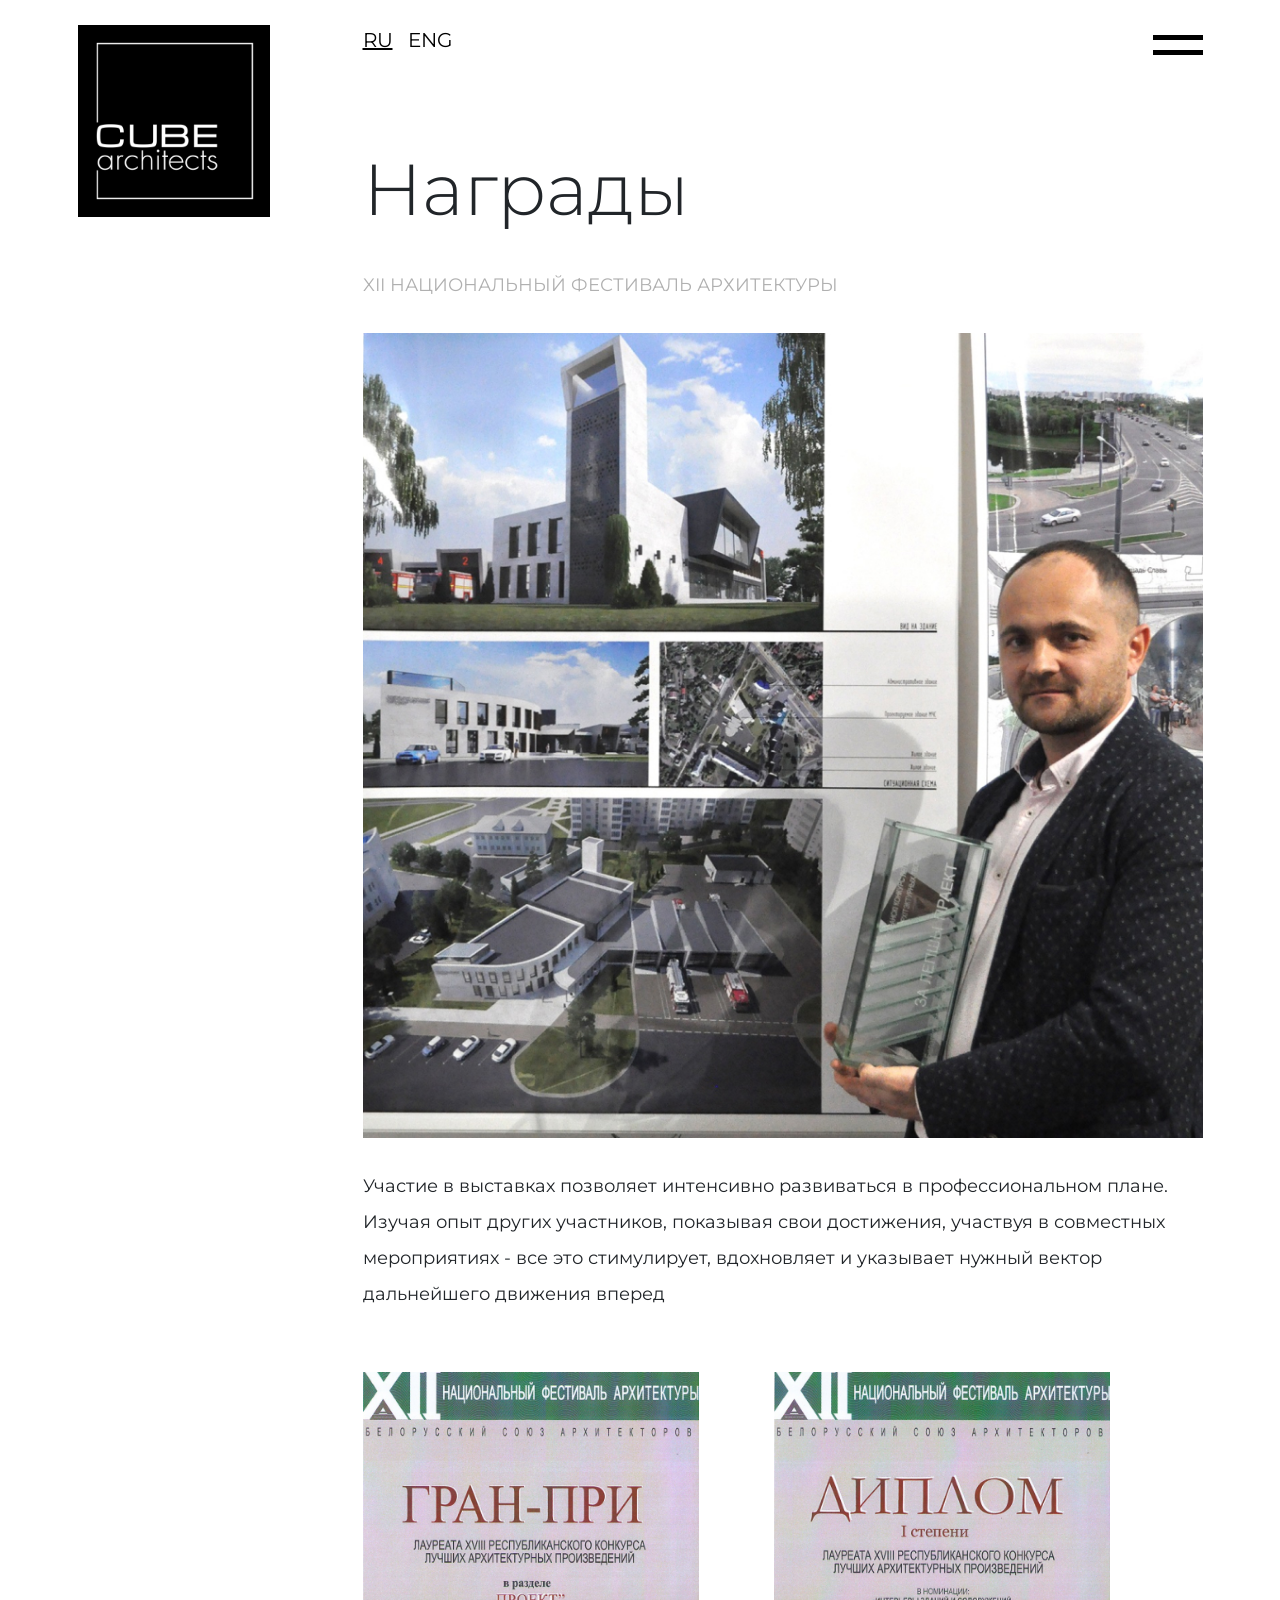
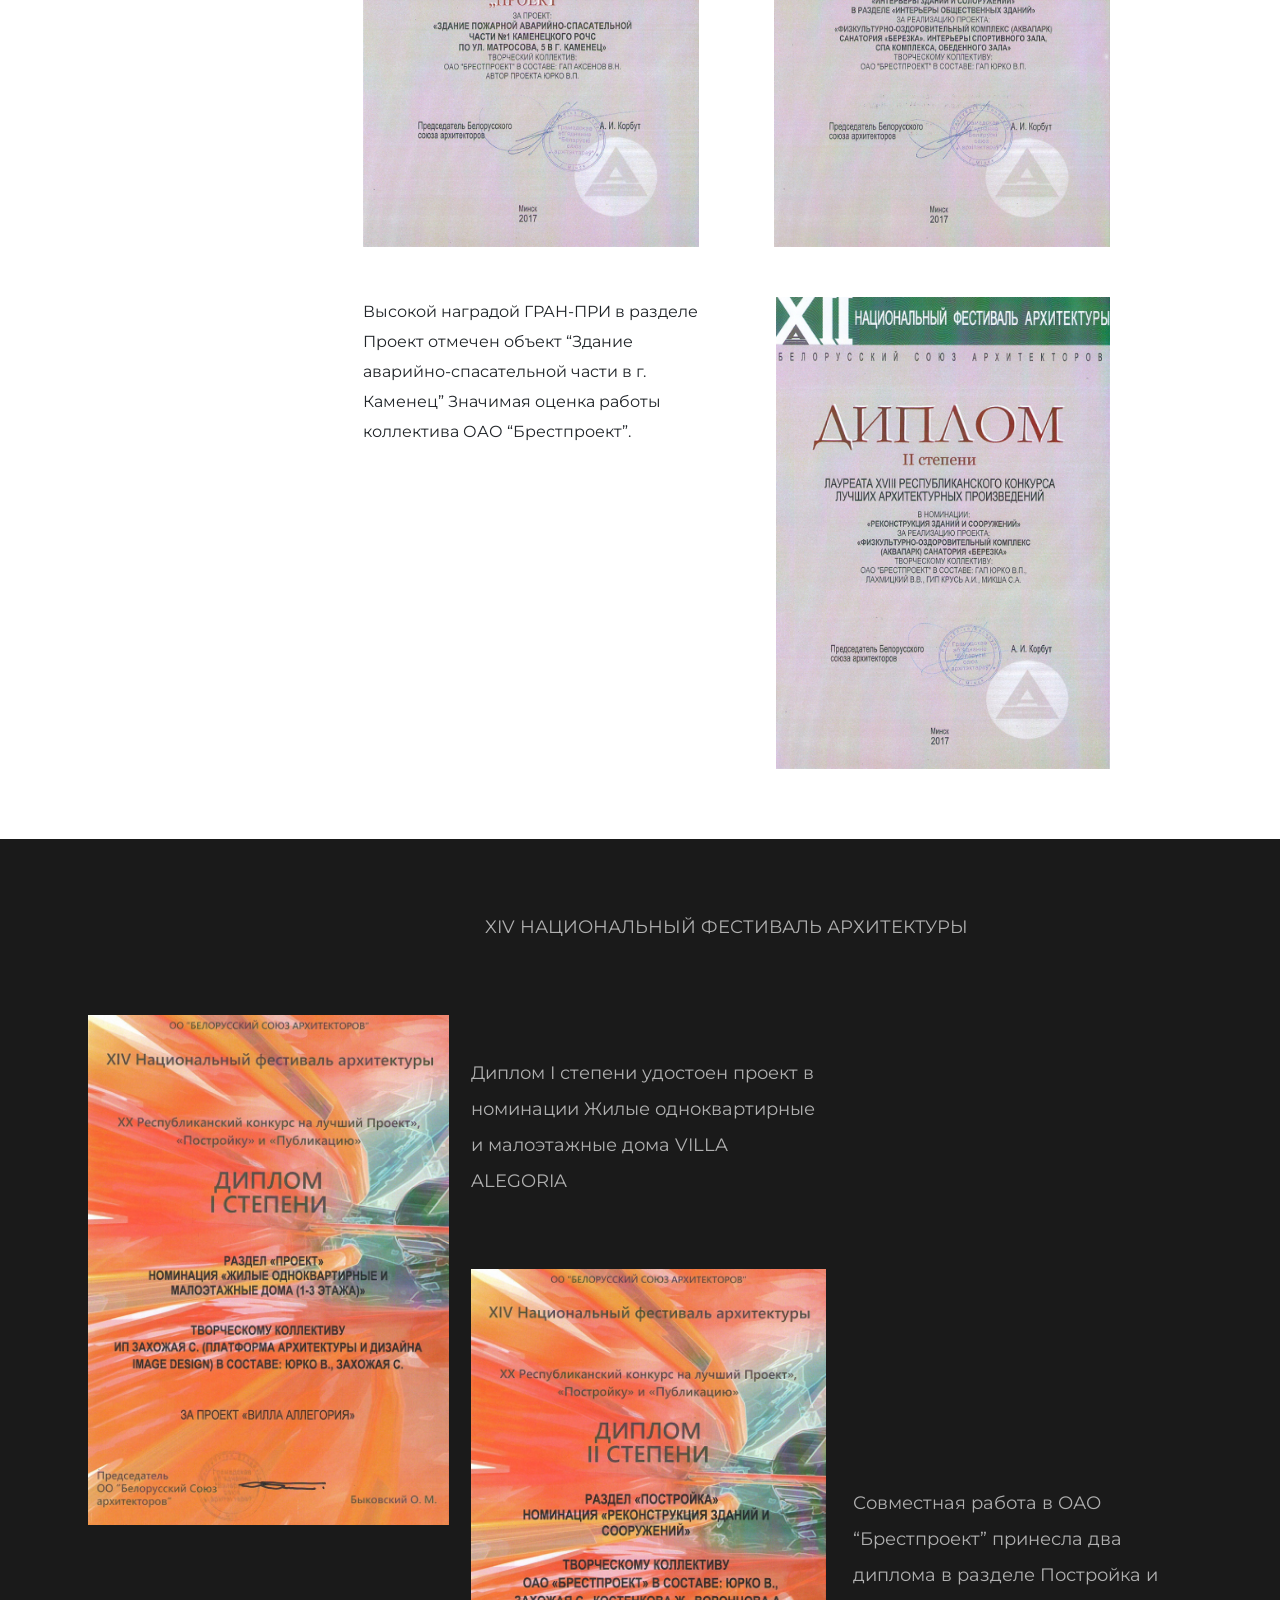
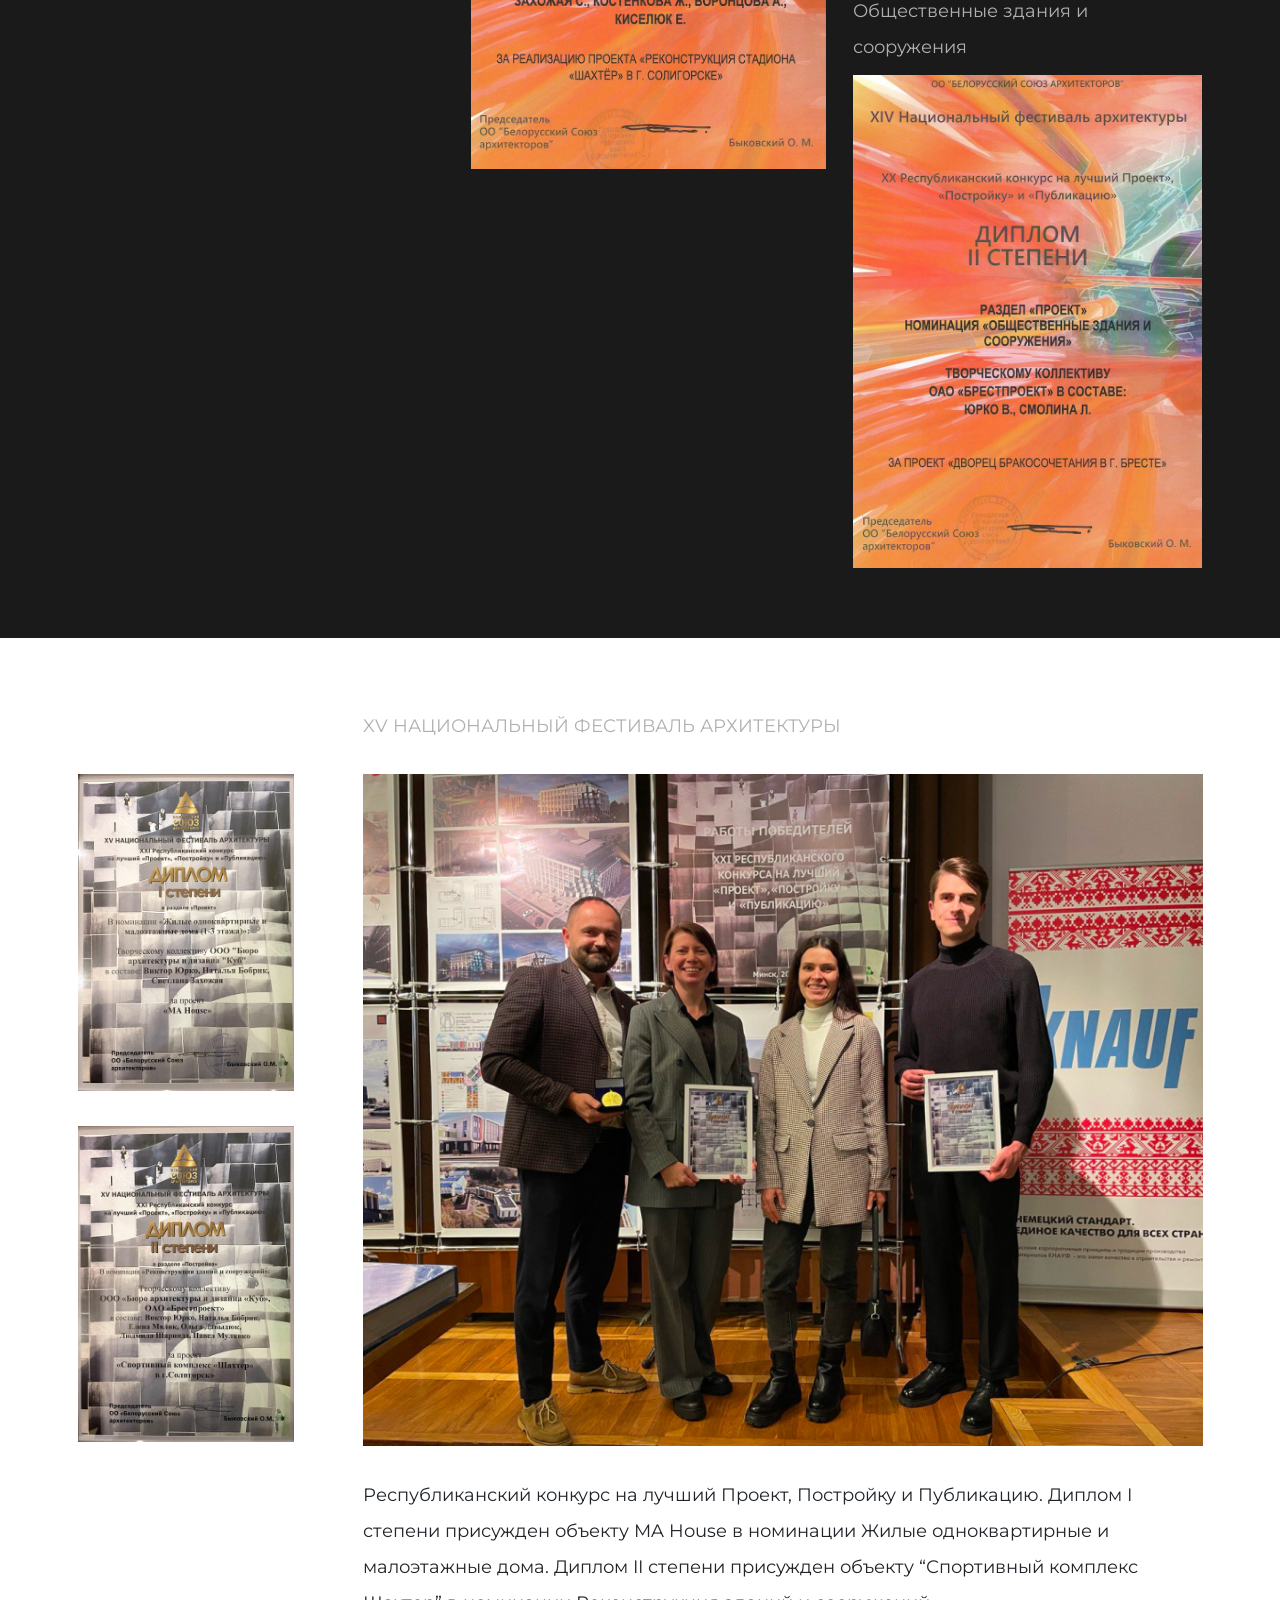
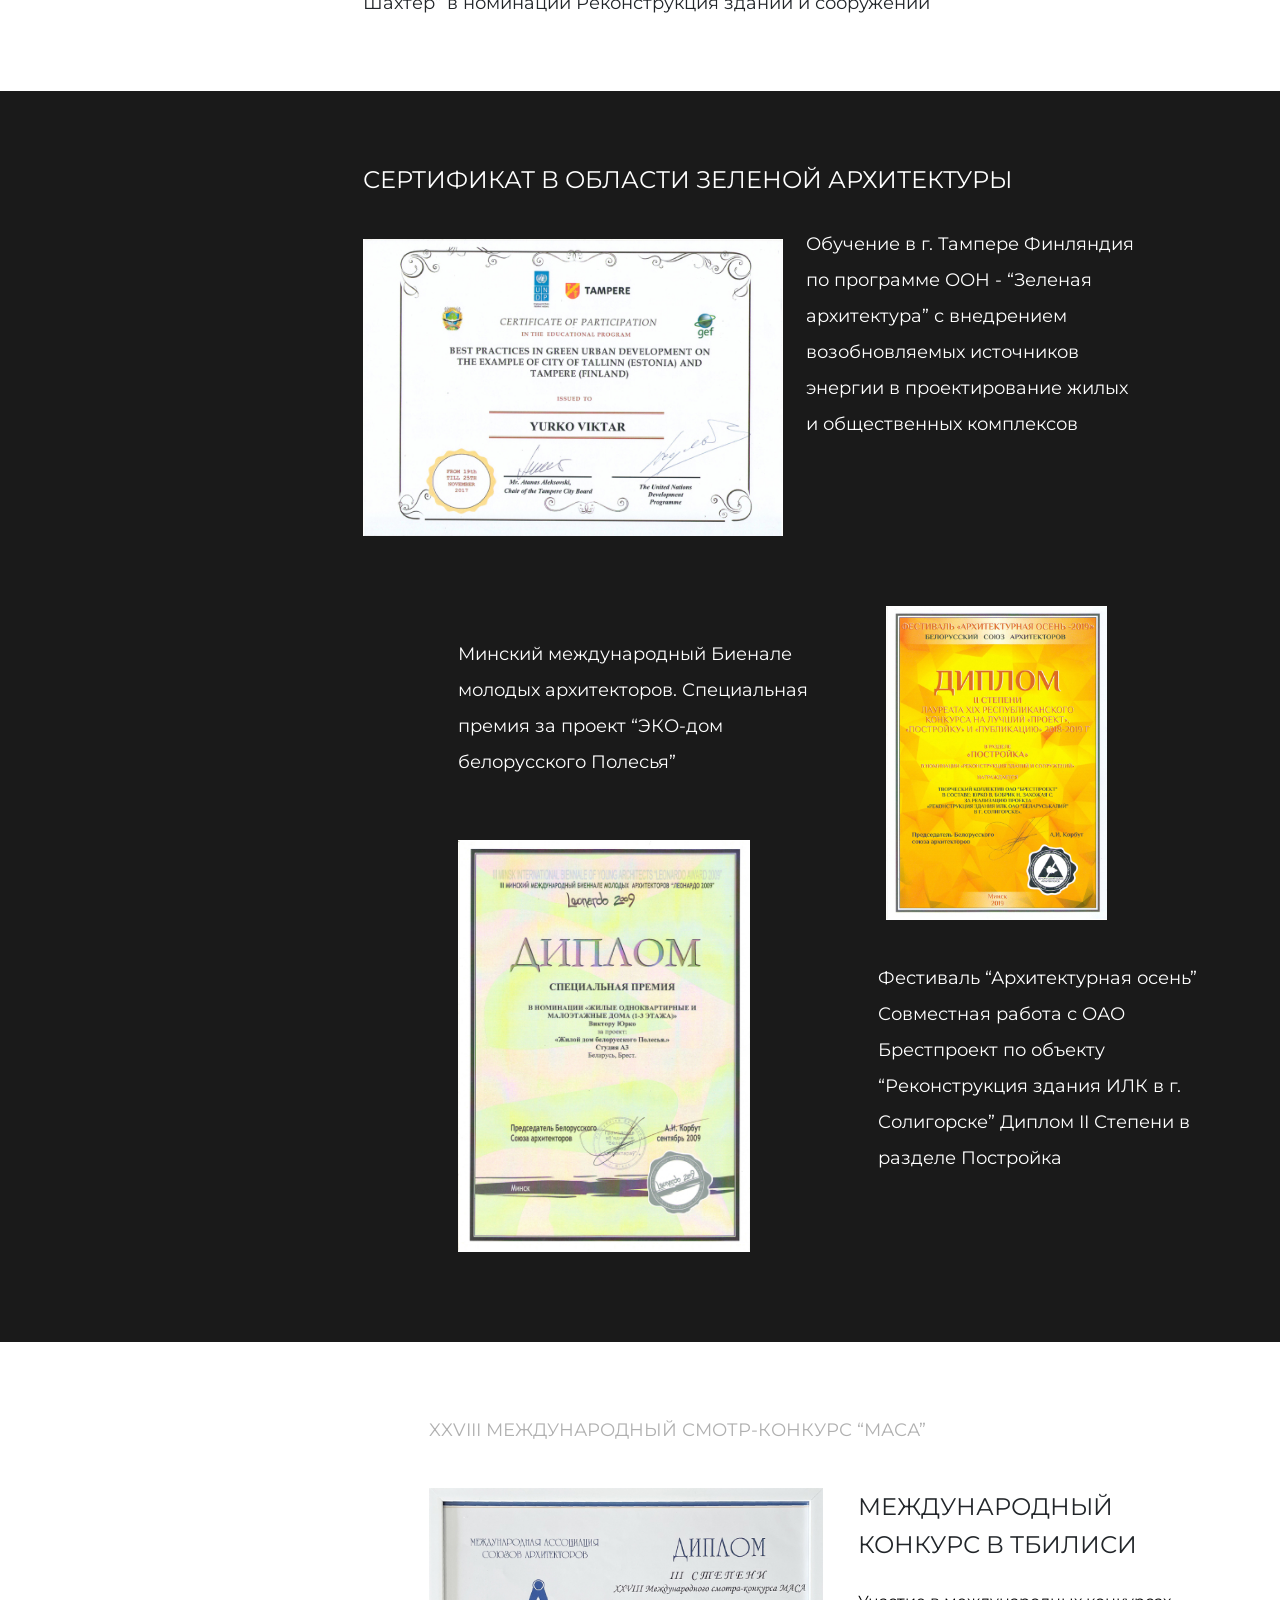
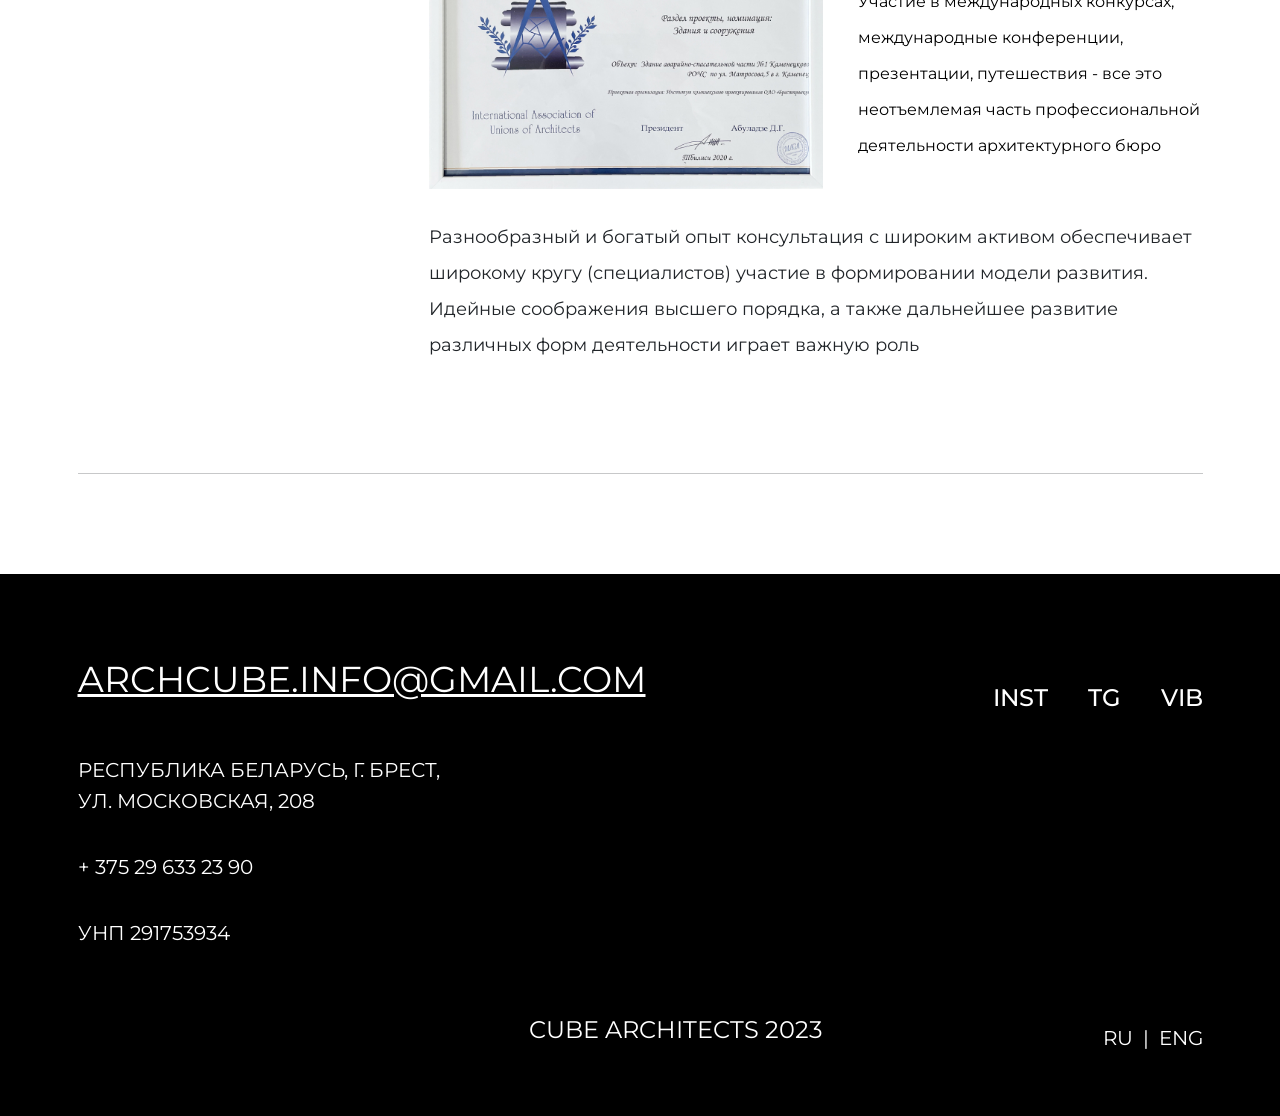
<file: awards-page/index.html>
<!DOCTYPE html>
<html lang="ru">

<head>
    <meta charset="UTF-8">
    <meta name="viewport" content="width=device-width, initial-scale=1.0">
    <title>Награды</title>
    <link rel="stylesheet" href="../general/css/bootstrap.css">
    <link rel="stylesheet" href="../general/less/style.css">
    <link rel="stylesheet" href="../awards-page/less/style.css">
    <link rel="shortcut icon" href="../general/img/logo.svg" />
    <link rel="stylesheet" href="../general/fonts/stylesheet.css">
</head>

<body>
    <main class="main">

        <div class="container">
            <div class="header">
                <div class="row">
                    <div class="col-lg-3 col-md-4 col-sm-5 col-4">
                        <div class="logo">
                            <img src="../general/img/logo.svg" alt="logo">
                        </div>
                    </div>
                    <div class="col-lg-9 offset-lg-0 col-md-8 offset-md-0 col-sm-7 offset-sm-0 col-7 offset-1">
                        <div class="upper-header-part">
                            <div class="header-language">
                                <div class="ru">
                                    <p>ru</p>
                                </div>
                                <div class="eng">
                                    <p>eng</p>
                                </div>
                            </div>
                            <div class="hamburger-container">
                                <div class="hamburger">
                                    <div class="hamburger-line"></div>
                                    <div class="hamburger-line"></div>
                                </div>
                            </div>
                        </div>
                        <div class="wrap">
                            <div class="wrap-block">
                                <h1>Награды</h1>
                            </div>
                        </div>
                    </div>
                </div>
            </div>
        </div>

        <div class="main-menu">
            <div class="menu-container row">
                <div class="menu-txt col-lg-5 col-md-6 col-sm-6 col-9">
                    <a href="../main-page/main.html">
                        <h1>Главная</h1>
                    </a>
                    <a href="../project-page/index.html">
                        <h1>Проекты</h1>
                    </a>
                    <a href="../team-page/index.html">
                        <h1>Команда</h1>
                    </a>
                    <a href="../awards-page/index.html">
                        <h1>Награды</h1>
                    </a>
                    <a href="../contacts-page/index.html">
                        <h1 class="last-link">Контакты</h1>
                    </a>
                </div>
                <div class="cross col-lg-2 col-md-2 col-sm-2 col-3">
                    <div class="cross-figure"></div>
                </div>
        
                <div class="menu-logo col-lg-5 col-md-4 col-sm-4 col-4">
                    <img class="menu-logo-img" src="../general/img/logo.svg" alt="logo">
                </div>
            </div>
            <div class="mail-container">
                <div class="mail">
                    <p>archcube.info@gmail.com</p>
                </div>
        
                <div class="mail-underline"></div>
            </div>
        </div>

        <div class="container">
            <div class="fest-12-arch">

                <div class="row">
                    <div class="col-lg-9 offset-lg-3 col-md-8 offset-md-4 col-sm-12 col-12">
                        <div class="fest-12-arch-title">
                            <p>XII НАЦИОНАЛЬНЫЙ ФЕСТИВАЛЬ АРХИТЕКТУРЫ</p>
                        </div>
                        <div class="fest-12-arch-img">
                            <img src="img/12-fest-main-img.jpg" alt="photo-award">
                        </div>
                        <div class="fest-12-arch-txt">
                            <p>Участие в выставках позволяет интенсивно развиваться в профессиональном плане. Изучая опыт других участников, показывая свои достижения, участвуя в совместных мероприятиях - все это стимулирует, вдохновляет и указывает нужный вектор дальнейшего движения вперед</p>
                        </div>
                    </div>
                </div>

                <div class="row">
                    <div class="col-lg-9 offset-lg-3 col-md-8 offset-md-4 col-sm-12 col-12">
                        <div class="fest-12-arch-grandprix">
                            <img src="img/12-grandprix.jpg" alt="grandprix">
                        </div>
                        <div class="fest-12-arch-dip1degree">
                            <img src="img/12-first-degree.jpg" alt="first-degree">
                        </div>
                    </div>
                </div>

                <div class="row">
                    <div class="col-lg-9 offset-lg-3 col-md-8 offset-md-4 col-sm-12 col-12 offset-0">
                        <div class="fest-12-arch-dip-txt">
                            <p>Высокой наградой  ГРАН-ПРИ в разделе Проект отмечен объект “Здание аварийно-спасательной части в г. Каменец”
                                Значимая оценка работы коллектива ОАО “Брестпроект”.</p>
                        </div>
                        <div class="fest-12-arch-dip2degree">
                            <img src="img/12-second-degree.jpg" alt="second-degree">
                        </div>
                    </div>
                </div>
            </div>
        </div>

        <div class="section">
            <div class="container">
                <div class="fest-14-arch">

                    <div class="row">
                        <div class="col-lg-9 offset-lg-3 col-md-8 offset-md-4 col-sm-12 col-12">
                            <div class="fest-14-arch-title">
                                <p>XIV НАЦИОНАЛЬНЫЙ ФЕСТИВАЛЬ АРХИТЕКТУРЫ</p>
                            </div>
                        </div>
                    </div>

                    <div class="row">

                        <div class="col-lg-4 col-md-4 col-sm-4 col-12 fest-14-arch-left-container">
                            <div class="fest-14-arch-left">
                                <img src="img/14-project-first-degree.jpg" alt="">
                            </div>
                        </div>

                        <div class="col-lg-4 col-md-4 col-sm-4 col-12  fest-14-arch-center-container">
                            <div class="fest-14-arch-center">
                                <div class="fest-14-arch-center-uptxt">
                                    <p>Диплом I степени удостоен проект в номинации Жилые одноквартирные и малоэтажные дома 
                                        VILLA ALEGORIA</p>
                                </div>
                                <div class="fest-14-arch-center-img">
                                    <img src="img/14-building-second-degree.jpg" alt="">
                                </div>
                            </div>
                        </div>

                        <div class="col-lg-4 col-md-4 col-sm-4 col-12  fest-14-arch-right-container">
                            <div class="fest-14-arch-right">
                                <div class="fest-14-arch-right-txt">
                                    <p>Совместная работа в ОАО “Брестпроект” принесла два диплома в разделе Постройка и Общественные здания и сооружения</p>
                                </div>
                                <div class="fest-14-arch-right-img">
                                    <img src="img/14-project-second-degree.jpg" alt="">
                                </div>
                            </div>
                        </div>

                    </div>
                </div>
            </div>
        </div>

        <div class="container">
            <div class="fest-15-arch">

                <div class="row">
                    <div class="col-lg-9 offset-lg-3 col-md-8 offset-md-4 col-sm-12 col-12">
                        <div class="fest-15-arch-title">
                            <p>XV НАЦИОНАЛЬНЫЙ ФЕСТИВАЛЬ АРХИТЕКТУРЫ</p>
                        </div>
                    </div>
                </div>

                <div class="row">
                    <div class="col-lg-3 col-md-3 col-sm-12 col-12 fest-15-arch-img-con">
                        <div class="fest-15-arch-img-up">
                            <img src="/awards-page/img/15-fest-img-up.jpg" alt="">
                        </div>
                        <div class="fest-15-arch-img-down">
                            <img src="/awards-page/img/15-fest-img-down.jpg" alt="">
                        </div>
                    </div>
                    <div class="col-lg-9 offset-lg-0 col-md-8 offset-md-1">
                        <div class="fest-15-arch-img-main">
                            <img src="/awards-page/img/15-fest-img-main.jpg" alt="">
                        </div>
                    </div>
                </div>

                <div class="row">
                    <div class="col-lg-9 offset-lg-3 col-md-8 offset-md-4 col-sm-12 offset-sm-0 col-12">
                        <div class="fest-15-arch-txt">
                            <p>Республиканский конкурс на лучший Проект, Постройку  и Публикацию.
                                Диплом I степени присужден объекту
                                MA House  в номинации Жилые одноквартирные и малоэтажные дома.
                                Диплом II степени присужден объекту
                                “Спортивный комплекс Шахтер”  в номинации Реконструкция зданий и сооружений</p>
                        </div>
                    </div>
                </div>
            </div>
        </div>

        <div class="section">
            <div class="container">
                <div class="other-awards">

                    <div class="row">
                        <div class="col-lg-9 offset-lg-3 col-md-8 offset-md-4 col-sm-12 offset-sm-0 col-12">
                            <div class="other-awards-titletxt">
                                <p>сертификат в области зеленой архитектуры</p>
                            </div>
                        </div>
                    </div>

                    <div class="row">
                        <div class="col-lg-9 offset-lg-3 col-md-8 offset-md-4 col-sm-12 offset-sm-0 col-12">
                            <div class="other-awards-img-greenurban">
                                <img src="img/best-practice-green-urban.jpg" alt="">
                            </div>
                            <div class="other-awards-txt-greenurban">
                                <p>Обучение в г. Тампере Финляндия по программе ООН - “Зеленая архитектура” с внедрением возобновляемых источников энергии в проектирование жилых и общественных комплексов</p>
                            </div>
                        </div>
                    </div>

                    <div class="row">

                        <div class="col-lg-4 offset-lg-4 col-md-4 offset-md-4 col-sm-6 offset-sm-0 col-12">
                            <div class="other-awards-txt-leo">
                                <p>Минский международный Биенале молодых архитекторов.
                                    Специальная премия за проект 
                                    “ЭКО-дом белорусского Полесья”</p>
                            </div>
                            <div class="other-awards-img-leo">
                                <img src="img/leonardo-2009.jpg" alt="">
                            </div>
                        </div>

                        <div class="col-lg-4 col-md-4 col-sm-6">
                            <div class="other-awards-img-yellow">
                                <img src="img/diploma-2-degree-yellow.jpg" alt="">
                            </div>
                            <div class="other-awards-txt-yellow">
                                <p>Фестиваль “Архитектурная осень”
                                    Совместная работа с ОАО Брестпроект по объекту “Реконструкция здания ИЛК в г. Солигорске”
                                    Диплом II Степени в разделе Постройка</p>
                            </div>
                        </div>
                    </div>
                </div>
            </div>
        </div>

        <div class="container">
            <div class="masa">

                <div class="row">
                    <div class="col-lg-9 offset-lg-3 col-md-9 offset-md-3 col-sm-12 offset-sm-0 col-12">
                        <div class="masa-title">
                            <p>XXVIII Международный смотр-конкурс “маса”</p>
                        </div>
                    </div>
                </div>

                <div class="row">
                    <div class="col-lg-5 offset-lg-3 col-md-5 offset-md-3 col-sm-6 offset-sm-0 col-12">
                        <div class="masa-img">
                            <img src="img/masa.jpg" alt="">
                        </div>
                    </div>
                    <div class="col-lg-4 col-md-4 col-sm-6 offset-sm-0">
                        <div class="masa-titletxt">
                            <p>международный конкурс в тбилиси</p>
                        </div>
                        <div class="masa-txt">
                            <p>Участие в международных конкурсах, международные конференции, презентации, путешествия - все это неотъемлемая часть профессиональной деятельности архитектурного бюро</p>
                        </div>
                    </div>
                </div>

                <div class="row">
                    <div class="col-lg-9 offset-lg-3 col-md-9 offset-md-3 col-sm-12 offset-sm-0 col-9 offset-3">
                        <div class="masa-txtdown">
                            <p>Разнообразный и богатый опыт консультация с
                                широким активом обеспечивает широкому кругу
                                (специалистов) участие в формировании модели
                                развития. Идейные соображения высшего порядка,
                                а также дальнейшее развитие различных форм
                                деятельности играет важную роль</p>
                        </div>
                    </div>
                </div>
            </div>
        </div>

        <div class="container">
            <div class="footer-line">
                <div class="row">
                    <div class="col-lg-12 col-md-12 col-sm-12">
                        <hr>
                    </div>
                </div>
            </div>
        </div>

        <footer class="footer">
            <div class="container">
                <div class="row">
                    <div class="col-lg-8 col-md-8 col-sm-8 col-8 footer-left-col">
                        <p class="footer-email">archcube.info@gmail.com</p>
                        <p class="footer-address footer-com-info">республика беларусь, г. брест, ул. московская, 208</p>
                        <p class="footer-phone-number footer-com-info">+ 375 29 633 23 90</p>
                        <p class="footer-unp footer-com-info">УНП 291753934</p>
                        <p class="footer-company-name  footer-com-info">CUBE architects 2023</p>
                    </div>
                    <div class="col-lg-4 col-md-4 col-sm-4 col-4 footer-right-col">
                        <div class="footer-online-contacts">
                            <a class="footer-inst online-contact">INST</a>
                            <a class="footer-tg online-contact">TG</a>
                            <a class="footer-vib online-contact">VIB</a>
                        </div>
                        <div class="footer-language-switcher">
                            <a class="footer-language-button">RU</a>
                            <p class="footer-language-separator"> | </p>
                            <a class="footer-language-button">ENG</a>
                        </div>
                    </div>
                </div>
            </div>
        </footer>

    </main>
</body>
<script src="../general/js/main.js"></script>

</html>
</file>
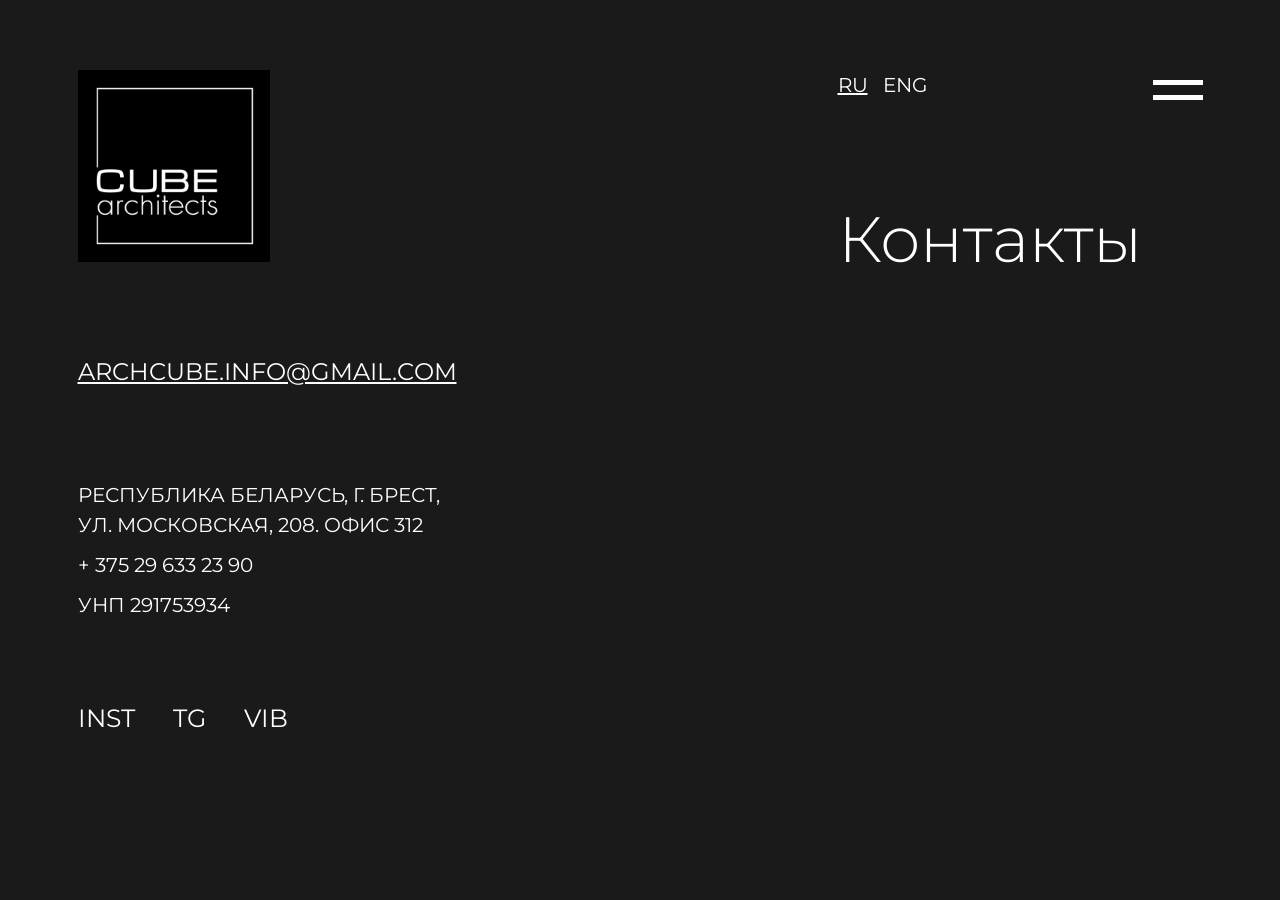
<file: contacts-page/index.html>
<!DOCTYPE html>
<html lang="en">
<head>
    <meta charset="UTF-8">
    <meta name="viewport" content="width=device-width, initial-scale=1.0">
    <title>Контакты</title>
    <link rel="stylesheet" href="../general/css/bootstrap.css">
    <link rel="stylesheet" href="../general/less/style.css">
    <link rel="stylesheet" href="../contacts-page/less/style.css">
    <link rel="shortcut icon" href="../general/img/logo.svg"/>
    <link rel="stylesheet" href="../general/fonts/stylesheet.css">
</head>
<body>
    <main class="main">

        <div class="container">
            <div class="header">
                <div class="row">
                    <div class="col-lg-8 col-md-4 col-sm-6 col-4">
                        <div class="logo">
                            <img src="../general/img/logo.svg" alt="logo">
                        </div>
                    </div>
                    <div class="col-lg-4 offset-lg-0 col-md-4 offset-md-4 col-sm-6 offset-sm-0 col-7 offset-1">
                        <div class="upper-header-part">
                            <div class="header-language">
                                <div class="ru">
                                    <p>ru</p>
                                </div>
                                <div class="eng">
                                    <p>eng</p>
                                </div>
                            </div>
                            <div class="hamburger-container">
                                <div class="hamburger">
                                    <div class="hamburger-line"></div>
                                    <div class="hamburger-line"></div>
                                </div>
                            </div>
                        </div>
                        <div class="wrap">
                            <div class="wrap-block">
                                <h1>Контакты</h1>
                            </div>
                        </div>
                    </div>
                </div>
            </div>
        </div>

        <div class="main-menu">
            <div class="menu-container row">
                <div class="menu-txt col-lg-5 col-md-6 col-sm-6 col-9">
                    <a href="../main-page/main.html">
                        <h1>Главная</h1>
                    </a>
                    <a href="../project-page/index.html">
                        <h1>Проекты</h1>
                    </a>
                    <a href="../team-page/index.html">
                        <h1>Команда</h1>
                    </a>
                    <a href="../awards-page/index.html">
                        <h1>Награды</h1>
                    </a>
                    <a href="../contacts-page/index.html">
                        <h1 class="last-link">Контакты</h1>
                    </a>
                </div>
                <div class="cross col-lg-2 col-md-2 col-sm-2 col-3">
                    <div class="cross-figure"></div>
                </div>
        
                <div class="menu-logo col-lg-5 col-md-4 col-sm-4 col-4">
                    <img class="menu-logo-img" src="../general/img/logo.svg" alt="logo">
                </div>
            </div>
            <div class="mail-container">
                <div class="mail">
                    <p>archcube.info@gmail.com</p>
                </div>
        
                <div class="mail-underline"></div>
            </div>
        </div>

        <div class="container">
            <div class="info">
                <div class="row">
                    <div class="col-lg-4 col-md-6 col-sm-6">
                        <div class="info-mail">
                            <p>archcube.info@gmail.com</p>
                        </div>
                        <div class="info-column">
                            <p>Республика Беларусь, г. Брест,<br>
                               ул. Московская,  208.  офис  312</p>
                            <p>+ 375 29 633 23 90</p>
                            <p>УНП 291753934</p>
                        </div>
                        <div class="info-column-social">
                            <div class="social-inst">
                                <p>INST</p>
                            </div>
                            <div class="social-tg">
                                <p>tg</p>
                            </div>
                            <div class="social-vib">
                                <p>vib</p>
                            </div>
                        </div>
                    </div>

                    <div class="col-lg-7 offset-lg-1 col-md-6 col-sm-6">
                        <div class="map">
                            <script type="text/javascript" charset="utf-8" async src="https://api-maps.yandex.ru/services/constructor/1.0/js/?um=constructor%3Aef064e5235b070397dd17f84d426102930cce1fa8af69c88b2ad830772dbf485&amp;width=100%25&amp;height=400&amp;lang=ru_RU&amp;scroll=true"></script>
                        </div>
                    </div>
                </div>
            </div>
        </div>
        
    </main>
    
</body>
<script src="../general/js/main.js"></script>
</html>
</file>
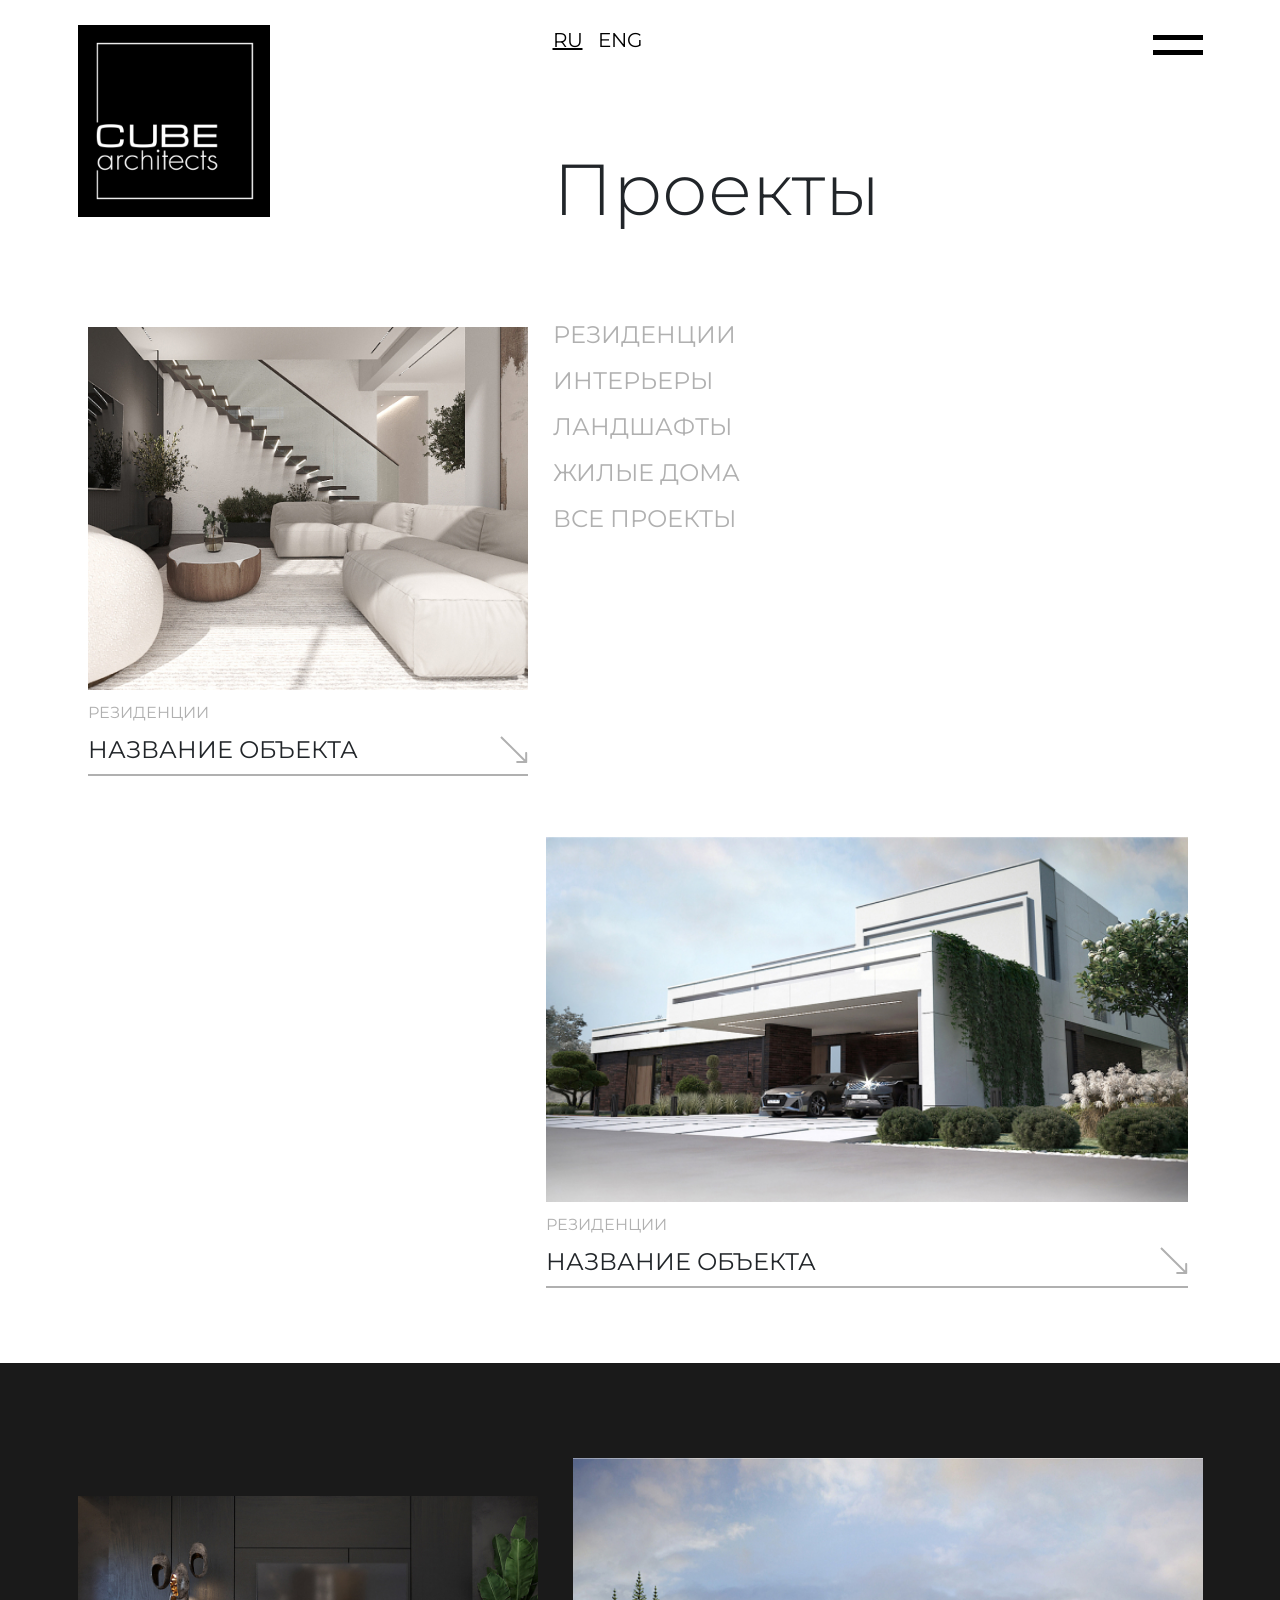
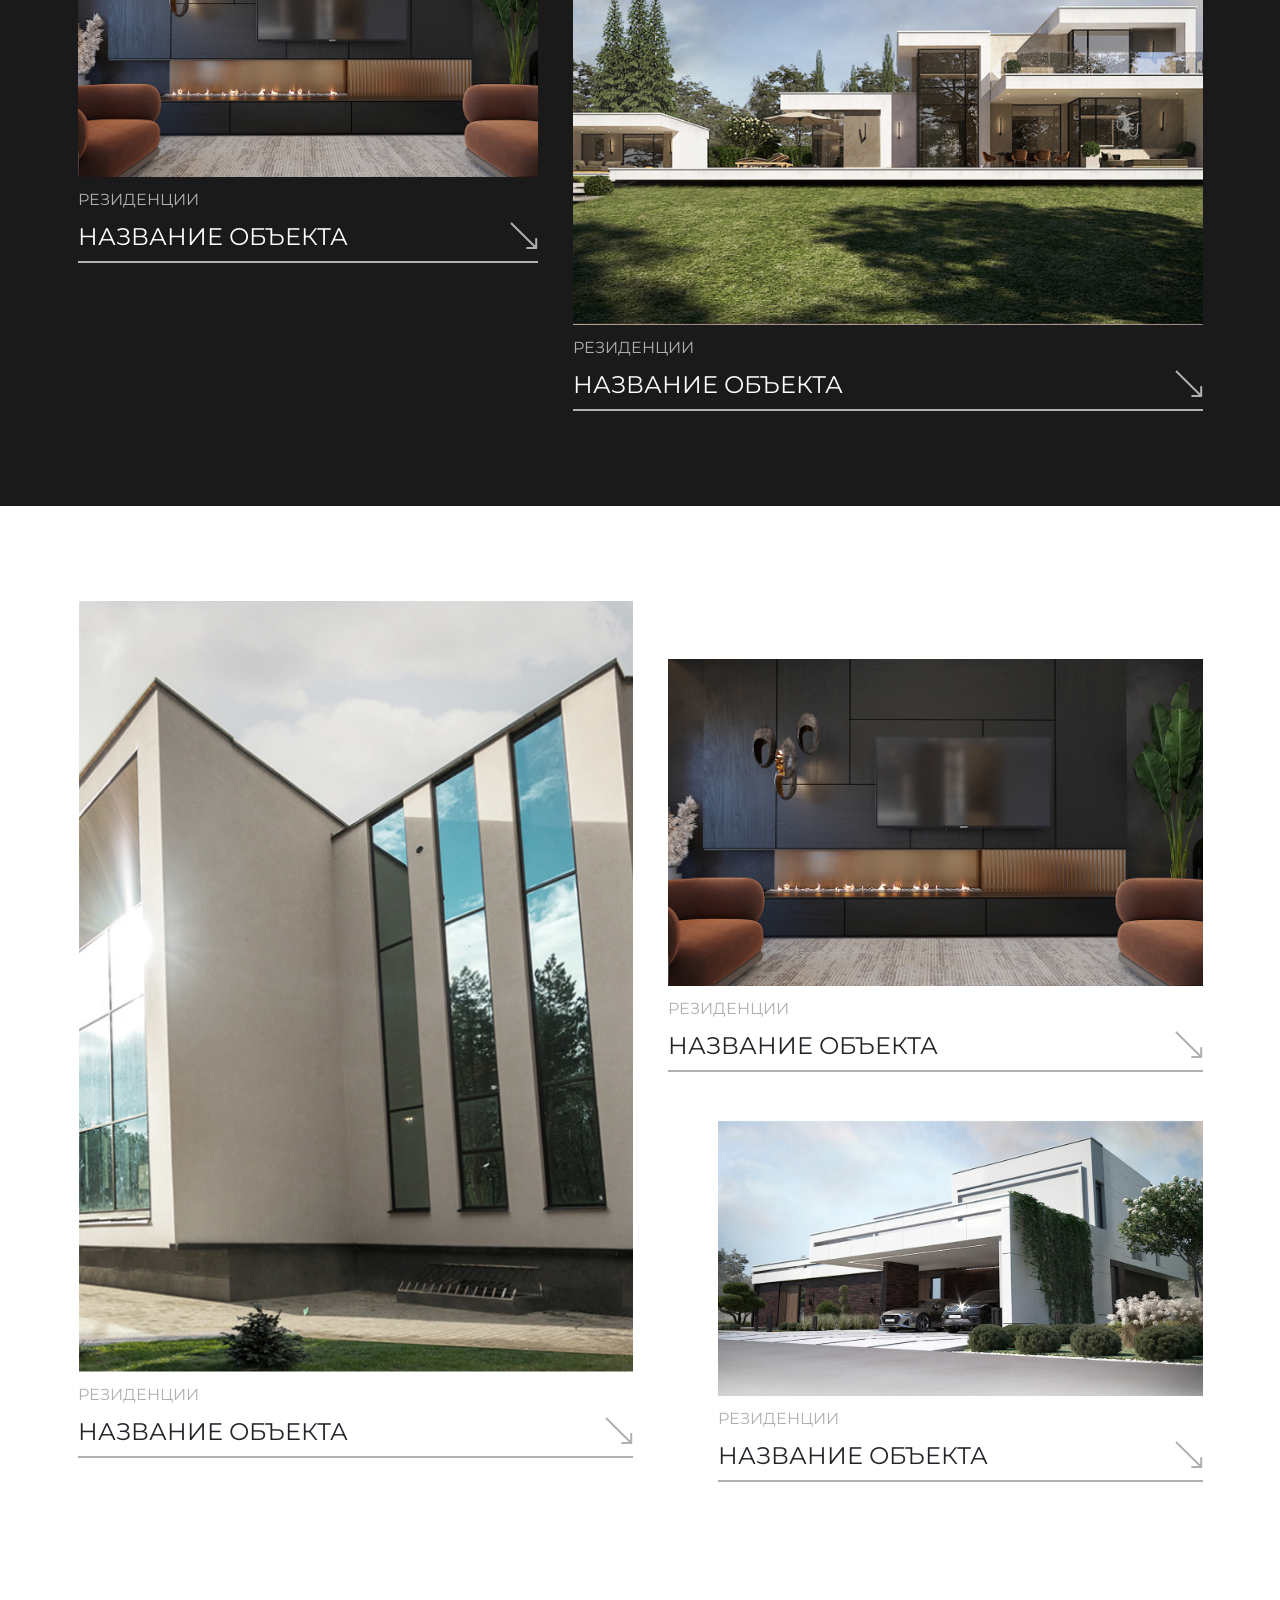
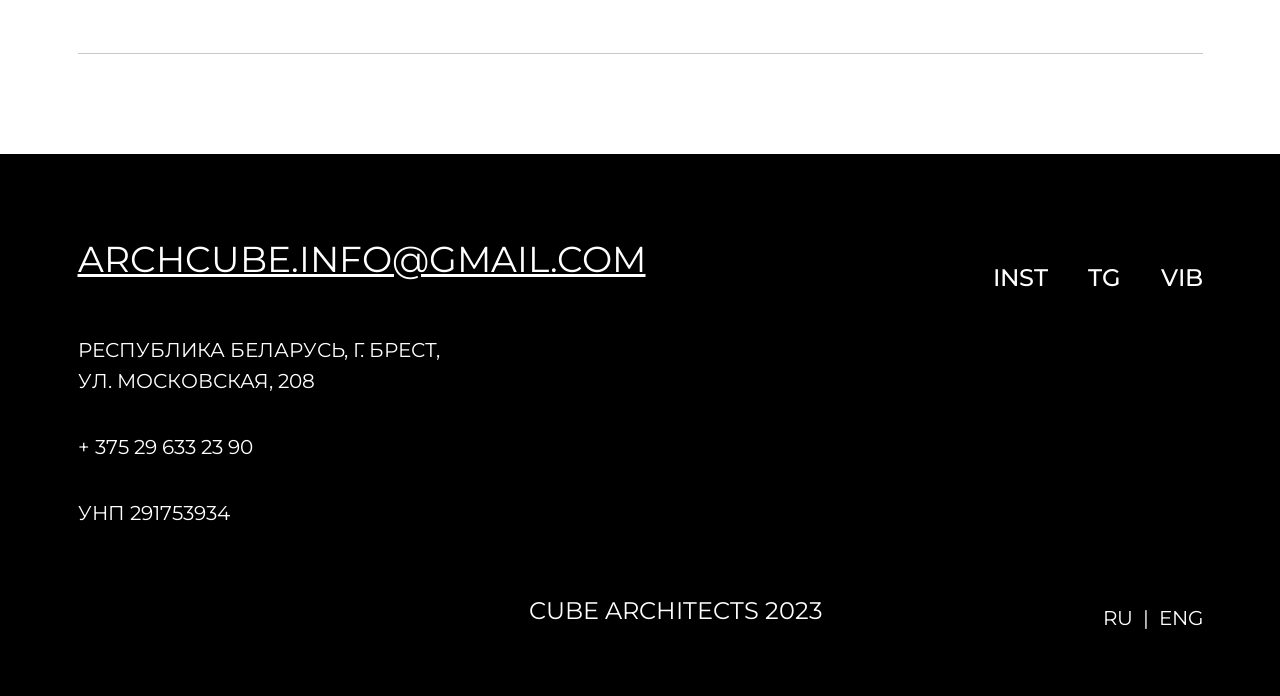
<file: project-page/index.html>
<!DOCTYPE html>
<html lang="en">

<head>
    <meta charset="UTF-8">
    <meta name="viewport" content="width=device-width, initial-scale=1.0">
    <title>Проекты</title>
    <link rel="stylesheet" href="css/bootstrap.css">
    <link rel="stylesheet" href="/project-page/less/style.less">
    <link rel="stylesheet" href="less/style.css">
    <link rel="shortcut icon" href="../general/img/logo.svg" />
    <link rel="stylesheet/less" href="../general/less/style.less">
    <link rel="stylesheet" href="../general/less/style.css">
    <link rel="stylesheet" href="../general/fonts/stylesheet.css">

</head>

<body>
    <main class="main">

        <div class="container">
            <div class="header">
                <div class="row">
                    <div class="col-lg-3 col-md-4 col-sm-4 col-4">
                        <div class="logo">
                            <img src="../general/img/logo.svg" alt="logo">
                        </div>
                    </div>
                    <div class="col-lg-7 offset-lg-2 col-md-6 offset-md-2 col-sm-6 offset-sm-2 col-7 offset-1">
                        <div class="upper-header-part">
                            <div class="header-language">
                                <div class="ru">
                                    <p>ru</p>
                                </div>
                                <div class="eng">
                                    <p>eng</p>
                                </div>
                            </div>
                            <div class="hamburger-container">
                                <div class="hamburger">
                                    <div class="hamburger-line"></div>
                                    <div class="hamburger-line"></div>
                                </div>
                            </div>
                        </div>
                        <div class="wrap">
                            <div class="wrap-block">
                                <h1>Проекты</h1>
                            </div>
                        </div>
                    </div>
                </div>
            </div>
        </div>

        <div class="main-menu">
            <div class="menu-container row">
                <div class="menu-txt col-lg-5 col-md-6 col-sm-6 col-9">
                    <a href="../main-page/main.html">
                        <h1>Главная</h1>
                    </a>
                    <a href="../project-page/index.html">
                        <h1>Проекты</h1>
                    </a>
                    <a href="../team-page/index.html">
                        <h1>Команда</h1>
                    </a>
                    <a href="../awards-page/index.html">
                        <h1>Награды</h1>
                    </a>
                    <a href="../contacts-page/index.html">
                        <h1 class="last-link">Контакты</h1>
                    </a>
                </div>
                <div class="cross col-lg-2 col-md-2 col-sm-2 col-3">
                    <div class="cross-figure"></div>
                </div>

                <div class="menu-logo col-lg-5 col-md-4 col-sm-4 col-4">
                    <img class="menu-logo-img" src="../general/img/logo.svg" alt="logo">
                </div>
            </div>
            <div class="mail-container">
                <div class="mail">
                    <p>archcube.info@gmail.com</p>
                </div>

                <div class="mail-underline"></div>
            </div>
        </div>


        <div class="container">
            <div class="main-projects">
                <div class="row">

                    <div class="col-lg-5 col-md-6 col-sm-6 col-8">
                        <div class="object-1">
                            <div class="object-1-img">
                                <img src="img/01-img.jpg" alt="">
                            </div>
                            <div class="object-1-txt">
                                <p>резиденции</p>
                            </div>
                            <div class="object-1-title">
                                <p>Название объекта</p>
                                <img src="img/arrow.svg" alt="arrow">
                            </div>
                            <div class="line">
                            </div>
                        </div>
                    </div>

                    <div class="col-lg-7 col-md-6 col-sm-6 col-4">

                        <div class="navigation">
                            <p>резиденции</p>
                            <p>интерьеры</p>
                            <p>ландшафты</p>
                            <p>жилые дома</p>
                            <p>все проекты</p>
                        </div>
                    </div>

                    <div class="row">
                        <div class="col-lg-7 offset-lg-5 col-md-6 offset-md-6 col-sm-6 offset-sm-6 col-12">
                            <div class="object-2">
                                <div class="object-2-img">
                                    <img src="img/02-img.jpg" alt="">
                                </div>
                                <div class="object-2-txt">
                                    <p>резиденции</p>
                                </div>
                                <div class="object-2-title">
                                    <p>Название объекта</p>
                                    <img src="img/arrow.svg" alt="arrow">
                                </div>
                                <div class="line">
                                </div>
                            </div>
                        </div>
                    </div>
                </div>
            </div>
        </div>

        <div class="section">
            <div class="container">
                <div class="container-black">
                    <div class="row">
                        <div class="col-lg-5 offset-lg-0 col-md-9 offset-md-3">
                            <div class="object-3">
                                <div class="object-3-img">
                                    <img src="../project-page/img/03-img.jpg" alt="">
                                </div>
                                <div class="object-3-txt">
                                    <p>резиденции</p>
                                </div>
                                <div class="object-3-title">
                                    <p>Название объекта</p>
                                    <img src="img/arrow.svg" alt="arrow">
                                </div>
                                <div class="line"></div>
                            </div>
                        </div>

                        <div class="col-lg-7 offset-lg-0 col-md-10 offset-md-2">
                            <div class="object-4">
                                <div class="object-4-img">
                                    <img src="img/04-img.jpg" alt="">
                                </div>
                                <div class="object-4-txt">
                                    <p>резиденции</p>
                                </div>
                                <div class="object-4-title">
                                    <p>Название объекта</p>
                                    <img src="img/arrow.svg" alt="arrow">
                                </div>
                                <div class="line">
                                </div>
                            </div>
                        </div>
                    </div>
                </div>
            </div>
        </div>



        <div class="container">
            <div class="last-projects">
                <div class="row">

                    <div class="col-lg-6 col-md-6 col-sm-6">
                        <div class="object-5">
                            <div class="object-5-img">
                                <img src="img/05-img.jpg" alt="">
                            </div>
                            <div class="object-5-txt">
                                <p>резиденции</p>
                            </div>
                            <div class="object-5-title">
                                <p>Название объекта</p>
                                <img src="img/arrow.svg" alt="arrow">
                            </div>
                            <div class="line">
                            </div>
                        </div>
                    </div>

                    <div class="col-lg-6 col-md-6 col-sm-6">
                        <div class="object-6">
                            <div class="object-6-img">
                                <img src="img/06-img.jpg" alt="">
                            </div>
                            <div class="object-6-txt">
                                <p>резиденции</p>
                            </div>
                            <div class="object-6-title">
                                <p>Название объекта</p>
                                <img src="img/arrow.svg" alt="arrow">
                            </div>
                            <div class="line">
                            </div>
                        </div>

                        <div class="object-7">
                            <div class="object-7-img">
                                <img src="img/07-img.jpg" alt="">
                            </div>
                            <div class="object-7-txt">
                                <p>резиденции</p>
                            </div>
                            <div class="object-7-title">
                                <p>Название объекта</p>
                                <img src="img/arrow.svg" alt="arrow">
                            </div>
                            <div class="line">
                            </div>
                        </div>
                    </div>

                </div>
            </div>
        </div>


        <div class="container">
            <div class="footer-line">
                <div class="row">
                    <div class="col-lg-12 col-md-12 col-sm-12">
                        <hr>
                    </div>
                </div>
            </div>
        </div>

        <footer class="footer">
            <div class="container">
                <div class="row">
                    <div class="col-lg-8 col-md-8 col-sm-8 col-8 footer-left-col">
                        <p class="footer-email">archcube.info@gmail.com</p>
                        <p class="footer-address footer-com-info">республика беларусь, г. брест, ул. московская, 208</p>
                        <p class="footer-phone-number footer-com-info">+ 375 29 633 23 90</p>
                        <p class="footer-unp footer-com-info">УНП 291753934</p>
                        <p class="footer-company-name  footer-com-info">CUBE architects 2023</p>
                    </div>
                    <div class="col-lg-4 col-md-4 col-sm-4 col-4 footer-right-col">
                        <div class="footer-online-contacts">
                            <a class="footer-inst online-contact">INST</a>
                            <a class="footer-tg online-contact">TG</a>
                            <a class="footer-vib online-contact">VIB</a>
                        </div>
                        <div class="footer-language-switcher">
                            <a class="footer-language-button">RU</a>
                            <p class="footer-language-separator"> | </p>
                            <a class="footer-language-button">ENG</a>
                        </div>
                    </div>
                </div>
            </div>
        </footer>

    </main>
</body>
<script src="../general/js/main.js"></script>

</html>
</file>
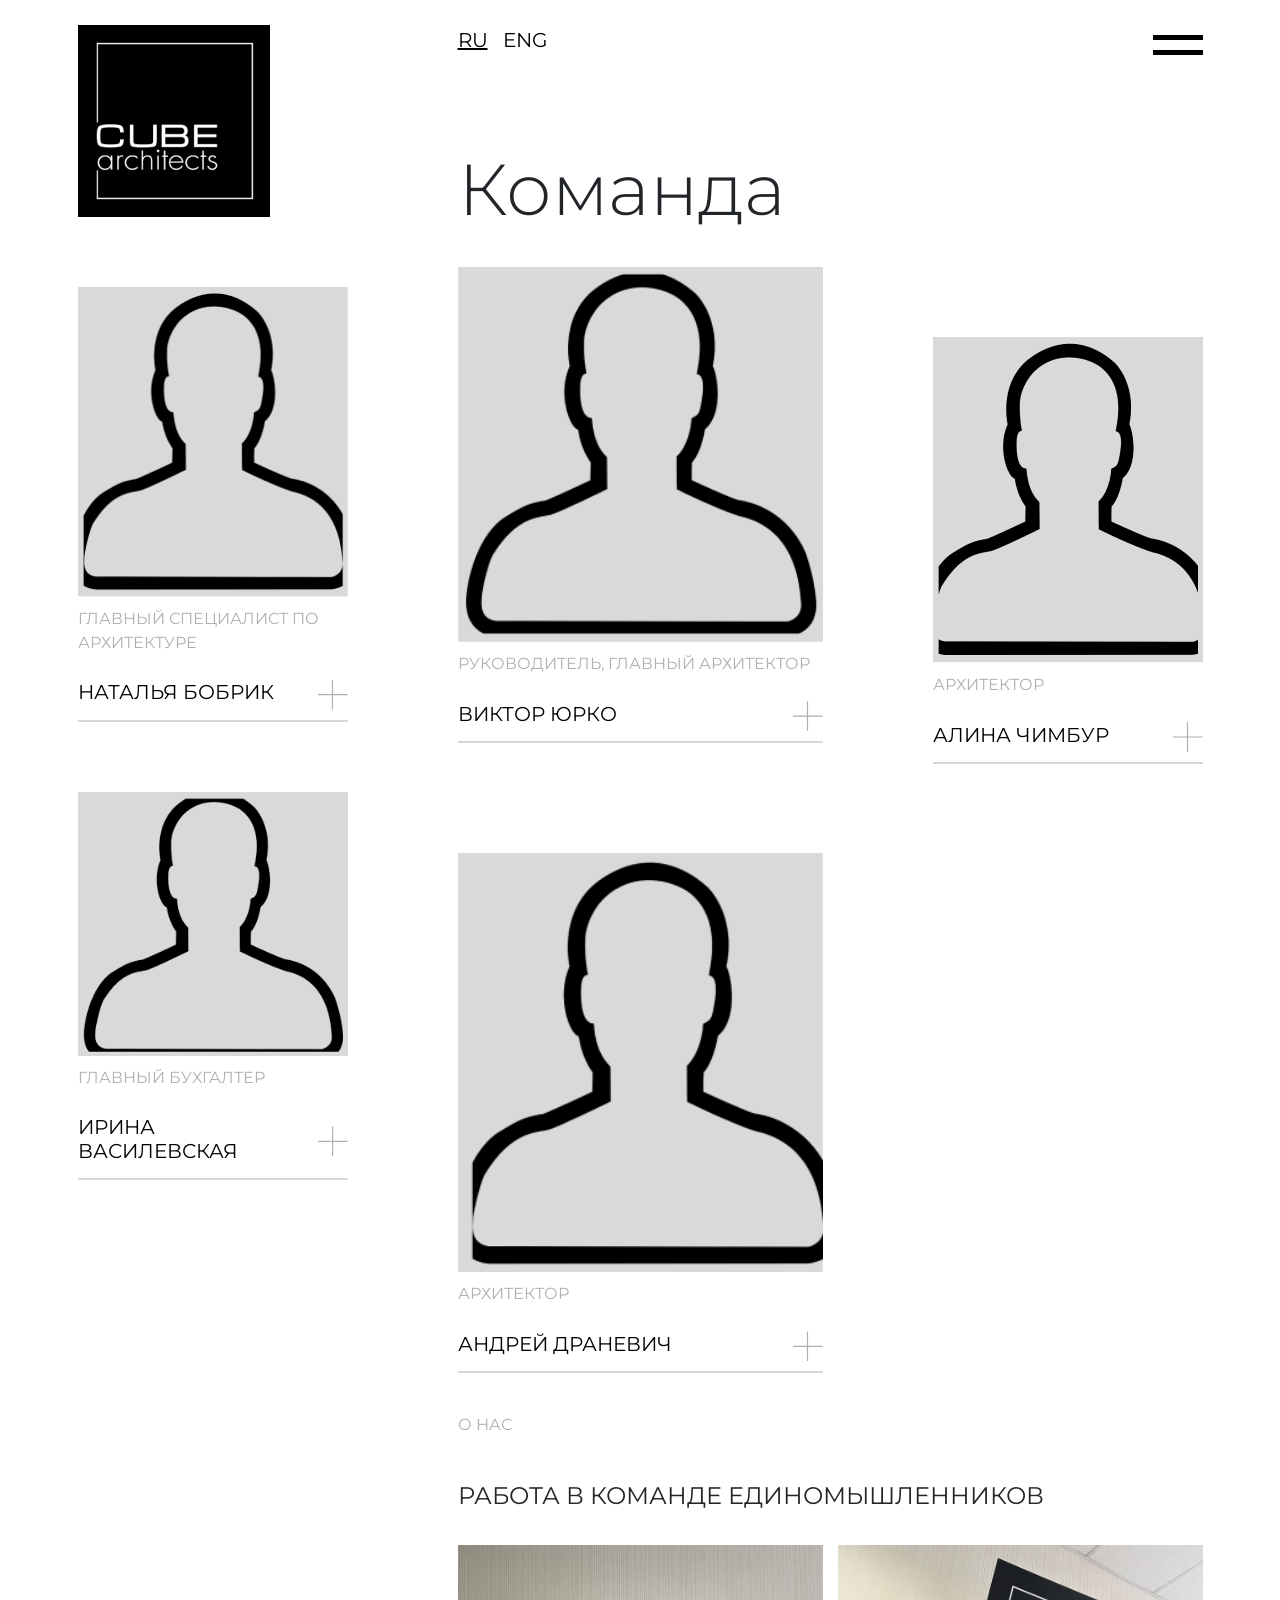
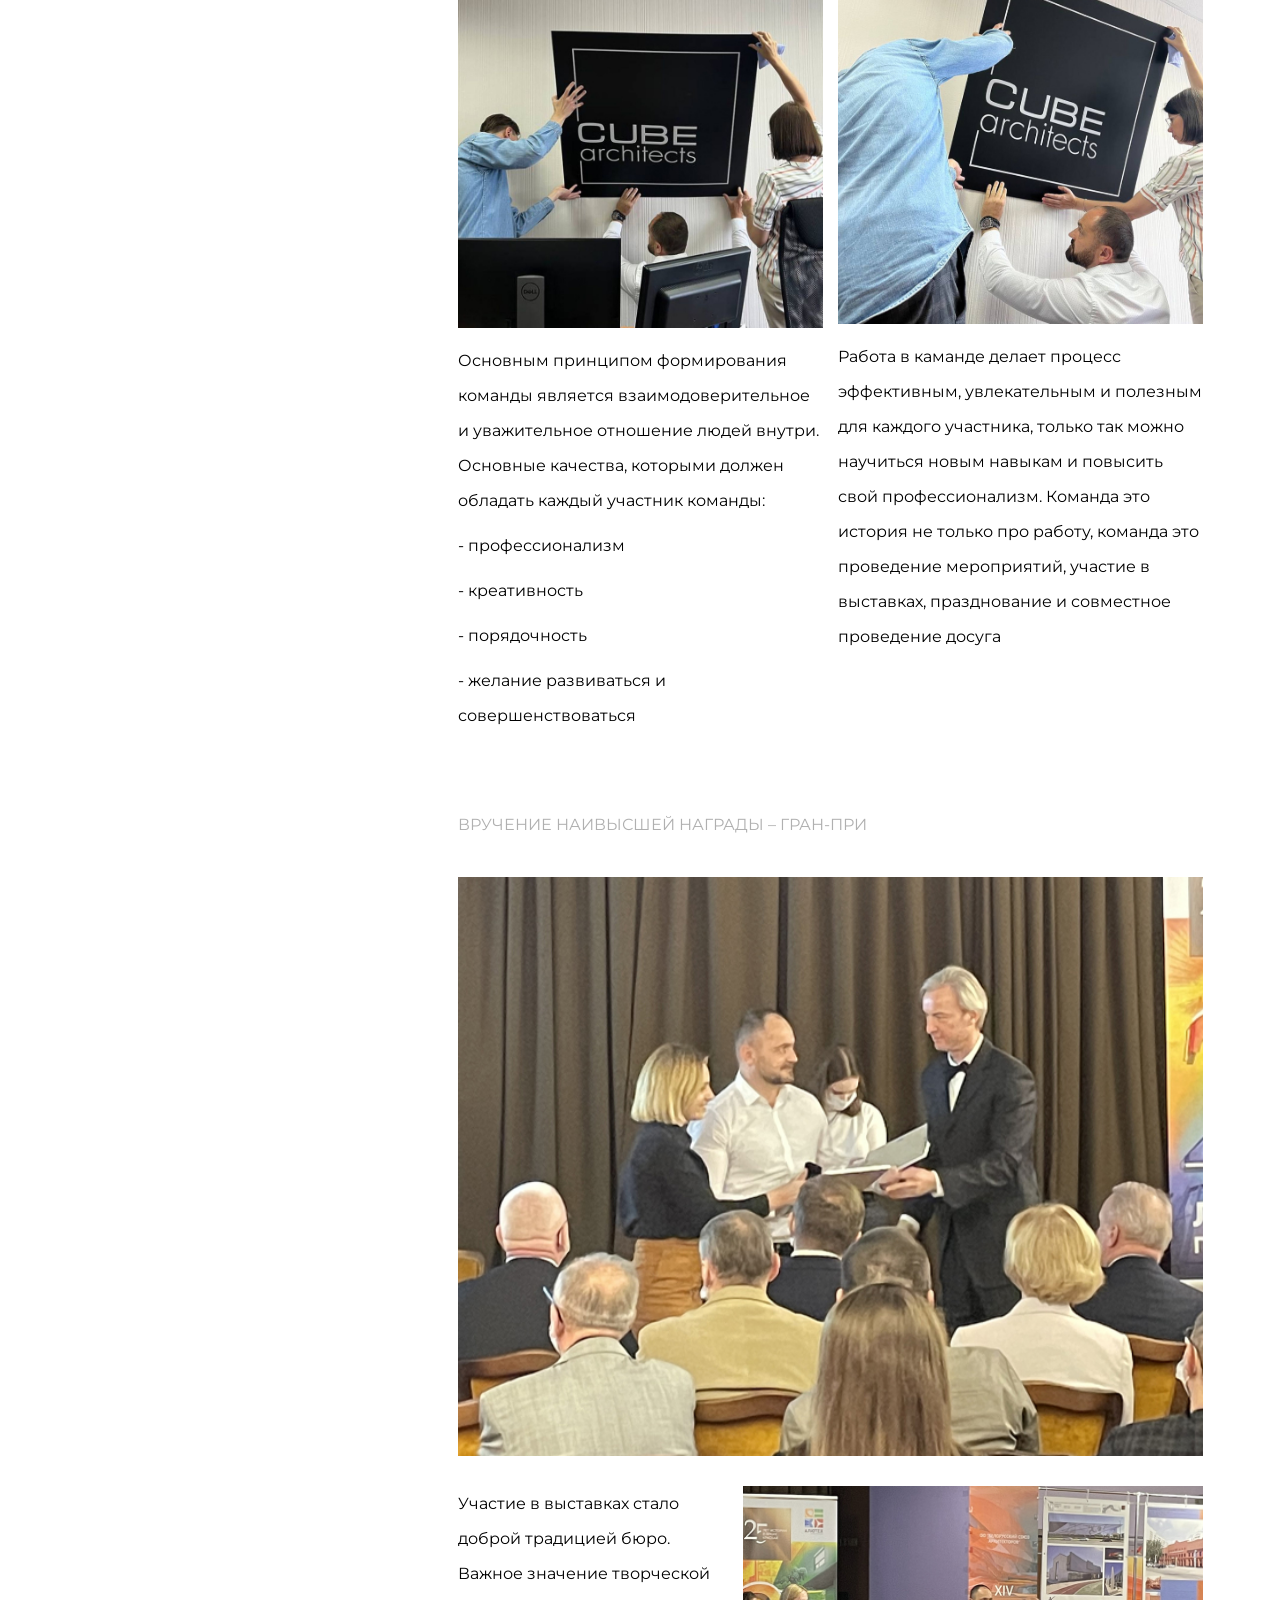
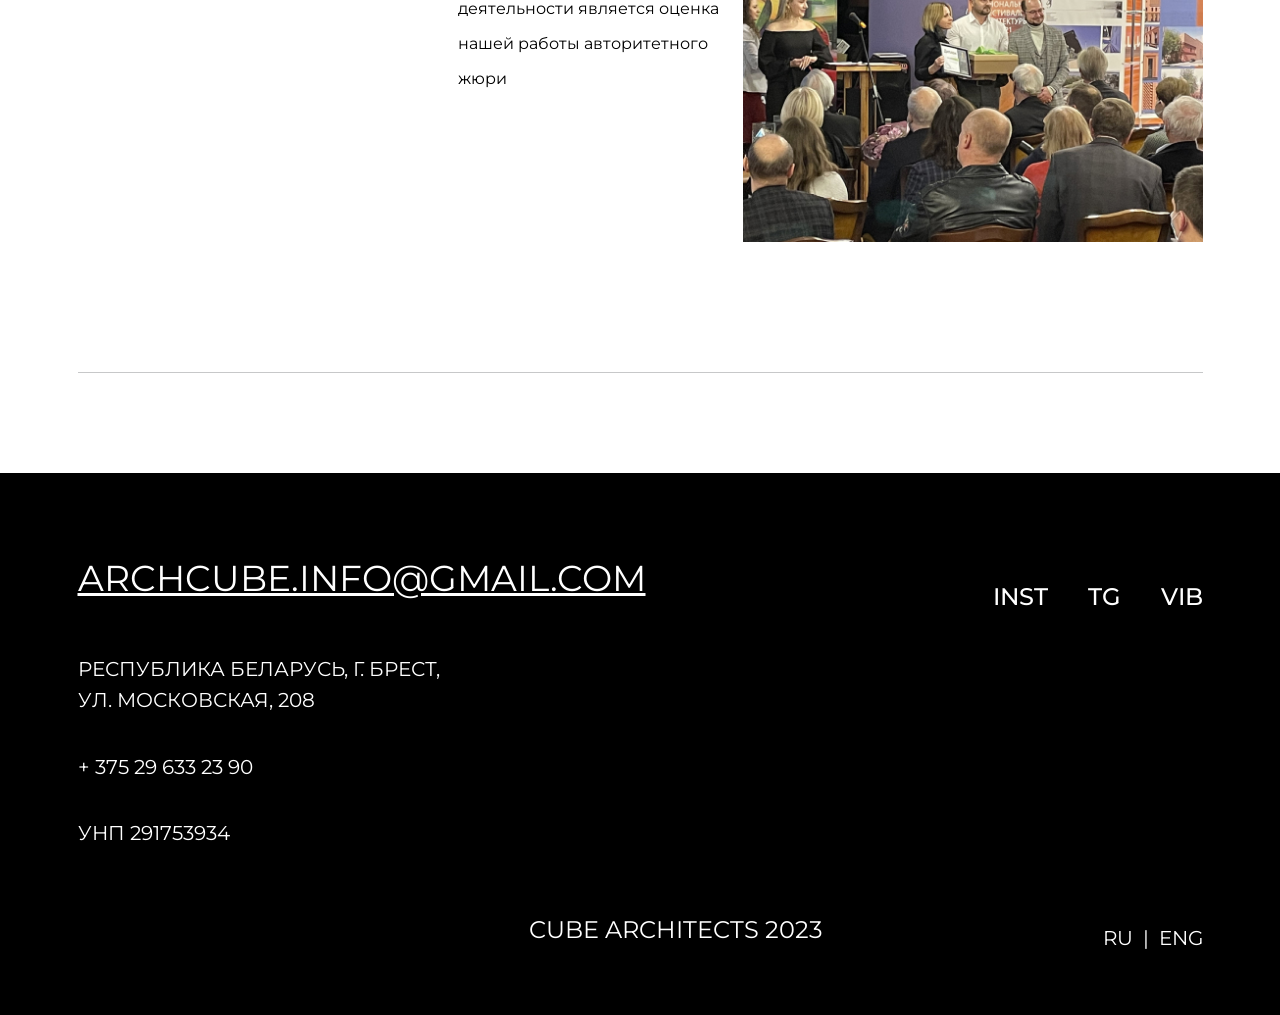
<file: team-page/index.html>
<!DOCTYPE html>
<html lang="ru">

<head>
    <meta charset="UTF-8">
    <meta name="viewport" content="width=device-width, initial-scale=1.0">
    <title>Команда</title>
    <link rel="stylesheet" href="../general/css/bootstrap.css">
    <link rel="stylesheet" href="../general/less/style.css">
    <link rel="stylesheet" href="../team-page/less/style.css">
    <link rel="shortcut icon" href="../general/img/logo.svg" />
    <link rel="stylesheet" href="../general/css/accordion.css">
    <link rel="stylesheet" href="../general/fonts/stylesheet.css">
</head>

<body>
    <main class="main">

        <div class="container">
            <div class="header">
                <div class="row">
                    <div class="col-lg-4 col-md-4 col-sm-5 col-4">
                        <div class="logo">
                            <img src="../general/img/logo.svg" alt="logo">
                        </div>
                    </div>
                    <div class="col-lg-8 offset-lg-0 col-md-8 offset-md-0 col-sm-7 offset-sm-0 col-7 offset-1">
                        <div class="upper-header-part">
                            <div class="header-language">
                                <div class="ru">
                                    <p>ru</p>
                                </div>
                                <div class="eng">
                                    <p>eng</p>
                                </div>
                            </div>
                            <div class="hamburger-container">
                                <div class="hamburger">
                                    <div class="hamburger-line"></div>
                                    <div class="hamburger-line"></div>
                                </div>
                            </div>
                        </div>
                        <div class="wrap">
                            <div class="wrap-block">
                                <h1>Команда</h1>
                            </div>
                        </div>
                    </div>
                </div>
            </div>
        </div>

        <div class="main-menu">
            <div class="menu-container row">
                <div class="menu-txt col-lg-5 col-md-6 col-sm-6 col-9">
                    <a href="../main-page/main.html">
                        <h1>Главная</h1>
                    </a>
                    <a href="../project-page/index.html">
                        <h1>Проекты</h1>
                    </a>
                    <a href="../team-page/index.html">
                        <h1>Команда</h1>
                    </a>
                    <a href="../awards-page/index.html">
                        <h1>Награды</h1>
                    </a>
                    <a href="../contacts-page/index.html">
                        <h1 class="last-link">Контакты</h1>
                    </a>
                </div>
                <div class="cross col-lg-2 col-md-2 col-sm-2 col-3">
                    <div class="cross-figure"></div>
                </div>

                <div class="menu-logo col-lg-5 col-md-4 col-sm-4 col-4">
                    <img class="menu-logo-img" src="../general/img/logo.svg" alt="logo">
                </div>
            </div>
            <div class="mail-container">
                <div class="mail">
                    <p>archcube.info@gmail.com</p>
                </div>

                <div class="mail-underline"></div>
            </div>
        </div>


        <div class="section">
            <div class="container">
                <div class="team-up">
                    <div class="row">

                        <div class="col-lg-3 col-md-3 col-sm-5">

                            <div class="member-2">
                                <div class="member-2-img">
                                    <img src="img/member 2.png" alt="member">
                                </div>
                                <div class="member-2-job-title">
                                    <p>главный специалист по архитектуре</p>
                                </div>
                                <div class="about-accordion-list-part">

                                    <div class="about-accordion-heading-container">
                                        <h3 class="about-accordion-heading-text member-2-name">Наталья Бобрик
                                        </h3>
                                        <div class="about-accordion-heading-icon"></div>
                                    </div>
                                    <div class="about-accordion-content-container">
                                        <p class="about-accordion-text-content">Архитектор с опытом работы более 20 лет.
                                            Специалист по разработке проектной документации, контролю и организации рабочего процесса. </p>
                                    </div>
                                    <div class="about-accordion-separator"></div>
                                    <!-- <div class="bottom-margin bottom-margin-2"></div> -->
                                </div>
                            </div>

                            <div class="member-5">
                                <div class="member-5-img">
                                    <img src="img/member 5.png" alt="member">
                                </div>
                                <div class="member-5-job-title">
                                    <p>Главный бухгалтер</p>
                                </div>
                                <div class="about-accordion-list-part">

                                    <div class="about-accordion-heading-container">
                                        <h3 class="about-accordion-heading-text member-5-name">Ирина Василевская
                                        </h3>
                                        <div class="about-accordion-heading-icon"></div>
                                    </div>
                                    <div class="about-accordion-content-container">
                                        <p class="about-accordion-text-content">Бухгалтер, кадровик
                                            Профессионал с точностью Швейцарских часов.</p>
                                    </div>
                                    <div class="about-accordion-separator"></div>
                                    <!-- <div class="bottom-margin bottom-margin-5"></div> -->
                                </div>
                            </div>
                        </div>


                        <div class="col-lg-4 offset-lg-1 col-md-3 offset-md-1 col-sm-7">
                            <div class="member-1">
                                <div class="member-1-img">
                                    <img src="img/member 1.png" alt="member">
                                </div>
                                <div class="member-1-job-title">
                                    <p>руководитель, главный архитектор</p>
                                </div>
                                <div class="about-accordion-list-part">

                                    <div class="about-accordion-heading-container">
                                        <h3 class="about-accordion-heading-text member-1-name">Виктор Юрко
                                        </h3>
                                        <div class="about-accordion-heading-icon"></div>
                                    </div>
                                    <div class="about-accordion-content-container">
                                        <p class="about-accordion-text-content">основатель бюро, лидер команды, идейный вдохновитель. 
                                            опыт работы в области архитектуры и дизайна более 15 лет
                                            творческий подход к работе, ответственность и пунктуальность.</p>
                                    </div>
                                    <div class="about-accordion-separator"></div>
                                    <!-- <div  class="bottom-margin bottom-margin-1"></div> -->
                                </div>
                            </div>

                            <div class="member-4">
                                <div class="member-4-img">
                                    <img src="img/member 4.png" alt="member">
                                </div>
                                <div class="member-4-job-title">
                                    <p>архитектор</p>
                                </div>
                           
                                <div class="about-accordion-list-part">

                                    <div class="about-accordion-heading-container">
                                        <h3 class="about-accordion-heading-text member-4-name">Андрей Драневич
                                        </h3>
                                        <div class="about-accordion-heading-icon"></div>
                                    </div>
                                    <div class="about-accordion-content-container">
                                        <p class="about-accordion-text-content">Работа с использованием BIM технологий, 3D моделирование,
                                            ответственность и  увлеченность.</p>
                                    </div>
                                    <div class="about-accordion-separator"></div>
                                    <!-- <div class="bottom-margin bottom-margin-4"></div> -->
                                </div>
                            </div>
                        </div>

                        <div class="col-lg-3 offset-lg-1 col-md-3 offset-md-1 col-sm-7 offset-sm-5">
                            <div class="member-3">
                                <div class="member-3-img">
                                    <img src="img/member 3.png" alt="member">
                                </div>
                                <div class="member-3-job-title">
                                    <p>архитектор</p>
                                </div>
                                <div class="about-accordion-list-part">

                                    <div class="about-accordion-heading-container">
                                        <h3 class="about-accordion-heading-text member-3-name">Алина Чимбур
                                        </h3>
                                        <div class="about-accordion-heading-icon"></div>
                                    </div>
                                    <div class="about-accordion-content-container">
                                        <p class="about-accordion-text-content">Архитектор с опытом работы более 5 лет.
                                            Специалист в области архитектуры и дизайна. 
                                            Творческий подход, креативность, ответственность.</p>
                                    </div>
                                    <div class="about-accordion-separator"></div>
                                    <!-- <div class="bottom-margin bottom-margin-3"></div> -->
                                </div>
                            </div>
                        </div>
                    </div>
                </div>
            </div>

        </div>

        <div style="background-color: #fff;" class="section">
            <div class="container">
                <div class="about-us">

                    <div class="row">
                        <div class="col-lg-8 offset-lg-4 col-md-8 offset-md-4 col-sm-12">
                            <div class="titles">
                                <div class="titles-gray">
                                    <p>о нас</p>
                                </div>
                                <div class="titles-black">
                                    <p>работа в команде единомышленников</p>
                                </div>
                            </div>
                        </div>
                    </div>

                    <div class="row">

                        <div class="col-lg-4 offset-lg-4 col-md-4 offset-md-4 col-sm-6">
                            <div class="left-column">
                                <div class="left-column-img">
                                    <img src="img/team-photo 1.jpg" alt="team-photo">
                                </div>
                                <div class="left-column-txt">
                                    <p>Основным принципом формирования команды является взаимодоверительное и
                                        уважительное отношение людей внутри.
                                        Основные качества, которыми должен обладать каждый участник команды:</p>
                                    <p>- профессионализм</p>
                                    <p>- креативность</p>
                                    <p>- порядочность</p>
                                    <p>- желание развиваться и совершенствоваться</p>
                                </div>
                            </div>
                        </div>

                        <div class="col-lg-4 col-md-4 col-sm-6">
                            <div class="right-column">
                                <div class="right-column-img">
                                    <img src="img/team-photo 2.jpg" alt="team-photo">
                                </div>
                                <div class="right-column-txt">
                                    <p>Работа в каманде делает процесс эффективным, увлекательным и полезным для каждого
                                        участника, только так можно научиться новым навыкам и повысить свой
                                        профессионализм.
                                        Команда это история не только про работу, команда это проведение мероприятий,
                                        участие в выставках, празднование и совместное проведение досуга</p>
                                </div>
                            </div>
                        </div>

                    </div>
                </div>
            </div>
        </div>

        <div class="container">
            <div class="photo-awards">

                <div class="row">
                    <div class="col-lg-8 offset-lg-4 col-md-8 offset-md-4 col-sm-12">
                        <div class="photo-awards-title">
                            <p>вручение наивысшей награды – гран-при</p>
                        </div>
                        <div class="photo-awards-img">
                            <img src="img/photo-award 1.jpg" alt="">
                        </div>
                    </div>
                </div>

                <div class="row">
                    <div class="col-lg-3 offset-lg-4 col-md-3 offset-md-4 col-sm-4">
                        <div class="photo-awards-txtdown">
                            <p>Участие в выставках стало доброй традицией бюро.
                                Важное значение творческой деятельности является оценка нашей работы авторитетного жюри
                            </p>
                        </div>
                    </div>

                    <div class="col-lg-5 col-md-5 col-sm-8">
                        <div class="photo-awards-imgdown">
                            <img src="img/photo-award 2.jpg" alt="">
                        </div>
                    </div>

                </div>
            </div>
        </div>

        <div class="container">
            <div class="footer-line">
                <div class="row">
                    <div class="col-lg-12 col-md-12 col-sm-12">
                        <hr>
                    </div>
                </div>
            </div>
        </div>

        <footer class="footer">
            <div class="container">
                <div class="row">
                    <div class="col-lg-8 col-md-8 col-sm-8 col-8 footer-left-col">
                        <p class="footer-email">archcube.info@gmail.com</p>
                        <p class="footer-address footer-com-info">республика беларусь, г. брест, ул. московская, 208</p>
                        <p class="footer-phone-number footer-com-info">+ 375 29 633 23 90</p>
                        <p class="footer-unp footer-com-info">УНП 291753934</p>
                        <p class="footer-company-name  footer-com-info">CUBE architects 2023</p>
                    </div>
                    <div class="col-lg-4 col-md-4 col-sm-4 col-4 footer-right-col">
                        <div class="footer-online-contacts">
                            <a class="footer-inst online-contact">INST</a>
                            <a class="footer-tg online-contact">TG</a>
                            <a class="footer-vib online-contact">VIB</a>
                        </div>
                        <div class="footer-language-switcher">
                            <a class="footer-language-button">RU</a>
                            <p class="footer-language-separator"> | </p>
                            <a class="footer-language-button">ENG</a>
                        </div>
                    </div>
                </div>
            </div>
        </footer>

    </main>
    <script src="../general/js/main.js"></script>
    <script src="../general/js/accordion.js"></script>
</body>

</html>
</file>
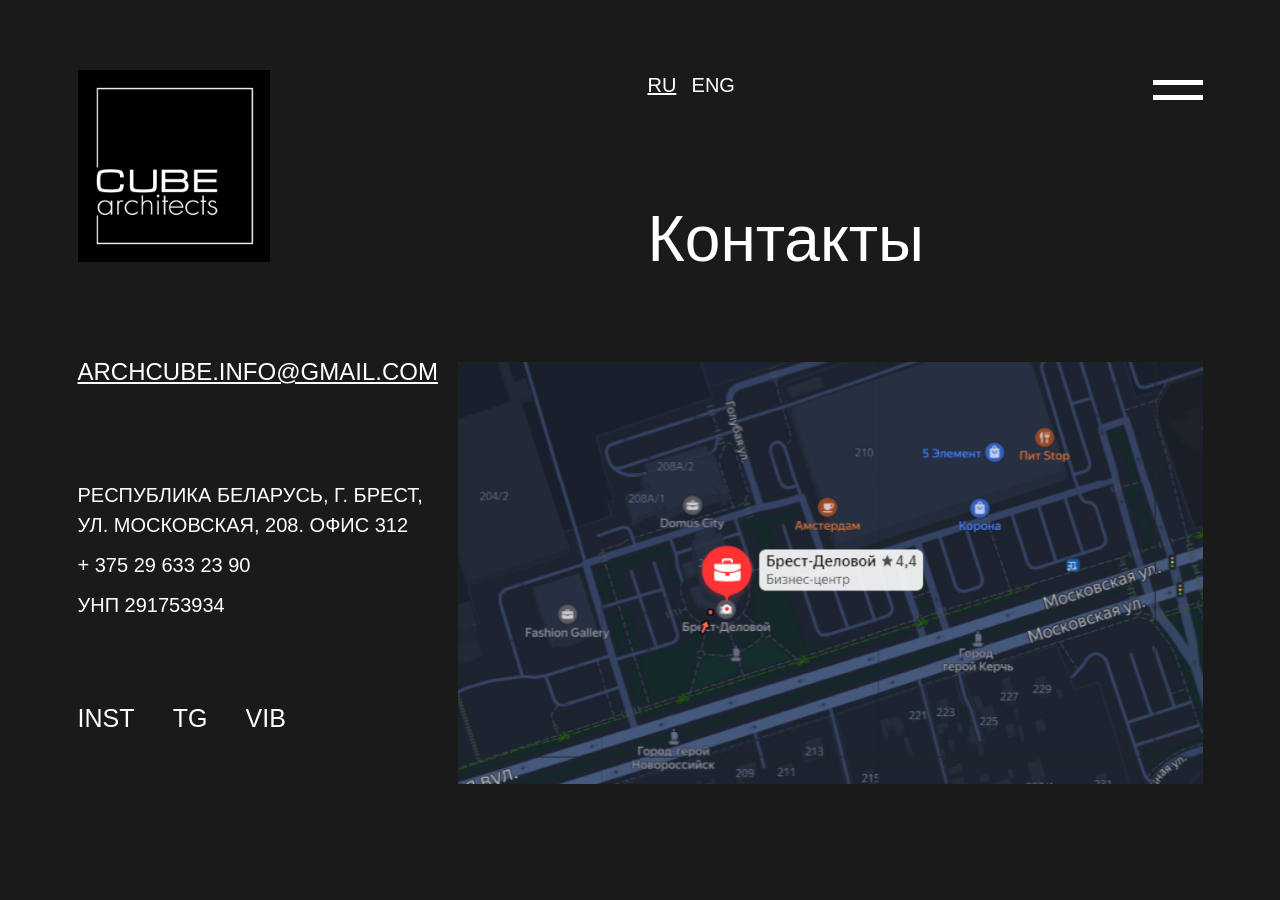
<file: contacts-page/main.html>
<!DOCTYPE html>
<html lang="en">
<head>
    <meta charset="UTF-8">
    <meta name="viewport" content="width=device-width, initial-scale=1.0">
    <title>Contacts</title>
    <link rel="stylesheet" href="../general/less/style.css">
    <link rel="stylesheet" href="../general/css/bootstrap.css">
    <link rel="stylesheet" href="../contacts-page/less/style.css">
    <link rel="shortcut icon" href="../general/img/logo.svg"/>
</head>
<body>
    <main class="main">

        <div class="container">
            <div class="header">
                <div class="row">
                    <div class="col-lg-6">
                        <div class="logo">
                            <img src="../general/img/logo.svg" alt="logo">
                        </div>
                    </div>
                    <div class="col-lg-6">
                        <div class="upper-header-part">
                            <div class="header-language">
                                <div class="ru">
                                    <p>ru</p>
                                </div>
                                <div class="eng">
                                    <p>eng</p>
                                </div>
                            </div>
                            <div class="hamburger-container">
                                <div class="hamburger">
                                    <div class="hamburger-line"></div>
                                    <div class="hamburger-line"></div>
                                </div>
                            </div>
                        </div>
                        <div class="wrap">
                            <div class="wrap-block">
                                <h1>Контакты</h1>
                            </div>
                        </div>
                    </div>
                </div>
            </div>
        </div>

        <div class="main-menu">
            <div class="menu-container row">
                <div class="menu-txt col-lg-5">
                    <a href="#">
                        <h1>Главная</h1>
                    </a>
                    <a href="#">
                        <h1>Проекты</h1>
                    </a>
                    <a href="#">
                        <h1>Команда</h1>
                    </a>
                    <a href="#">
                        <h1>Награды</h1>
                    </a>
                    <a href="#">
                        <h1 class="last-link">Контакты</h1>
                    </a>
                </div>
                <div class="cross col-lg-2">
                    <div class="cross-figure"></div>
                </div>
    
                <div class="menu-logo col-lg-5">
                    <img class="menu-logo-img" src="../general/img/logo.svg" alt="logo">
                </div>
            </div>
            <div class="mail-container">
                <div class="mail">
                    <p>archcube.info@gmail.com</p>
                </div>
    
                <div class="mail-underline"></div>
            </div>
        </div>

        <div class="container">
            <div class="info">
                <div class="row">
                    <div class="col-lg-4">
                        <div class="info-mail">
                            <p>archcube.info@gmail.com</p>
                        </div>
                        <div class="info-column">
                            <p>Республика Беларусь, г. Брест,<br>
                               ул. Московская,  208.  офис  312</p>
                            <p>+ 375 29 633 23 90</p>
                            <p>УНП 291753934</p>
                        </div>
                        <div class="info-column-social">
                            <div class="social-inst">
                                <p>INST</p>
                            </div>
                            <div class="social-tg">
                                <p>tg</p>
                            </div>
                            <div class="social-vib">
                                <p>vib</p>
                            </div>
                        </div>
                    </div>

                    <div class="col-lg-8">
                        <div class="map">
                            <img src="img/map.jpg" alt="map">
                        </div>
                    </div>
                </div>
            </div>
        </div>
        
    </main>
    
</body>
<script src="../general/js/main.js"></script>
</html>
</file>
<file: general/less/style.css>
html {
  font-size: 10px;
}
.questrial {
  font-family: 'Questrial', sans-serif;
  font-size: 96px;
  font-weight: 400;
}
.header {
  padding: 25px 0 50px 0;
}
.header .ru {
  display: inline-block;
  font-family: 'Montserrat', sans-serif;
  font-size: 20px;
  font-weight: 400;
  color: #B0B0B0;
  color: #000000;
  text-transform: uppercase;
  text-decoration: underline;
  margin-right: 1.2rem;
}
.header .eng {
  display: inline-block;
  font-family: 'Montserrat', sans-serif;
  font-size: 20px;
  font-weight: 400;
  color: #B0B0B0;
  color: #000000;
  text-transform: uppercase;
}
.header .upper-header-part {
  display: flex;
  flex-direction: row;
  align-items: flex-start;
  justify-content: space-between;
}
.header .wrap {
  display: flex;
  justify-content: flex-start;
  align-items: end;
  flex-direction: row;
  width: 100%;
  height: 90%;
}
.header .wrap h1 {
  vertical-align: bottom;
  justify-content: flex-start;
  display: flex;
  flex-direction: column;
  font-family: 'Montserrat', sans-serif;
  font-size: 81px;
  font-weight: 300;
  font-size: 72px;
  text-transform: none;
}
.header .hamburger-container {
  display: flex;
  flex-direction: column;
  justify-content: start;
  align-items: end;
}
.header .hamburger {
  display: flex;
  flex-direction: column;
  text-align: right;
  margin: 0 0 0 auto;
  padding: 10px 0;
  transition-duration: 0.2s;
  justify-content: space-between;
  height: 40px;
}
.header .hamburger:hover {
  cursor: pointer;
  background-color: #000;
}
.header .hamburger-line {
  background-color: #000;
  width: 50px;
  height: 5px;
  transition-duration: 0.2s;
}
.header .hamburger:hover .hamburger-line {
  background-color: #fff;
}
.main-menu {
  position: fixed;
  left: 100vw;
  z-index: 10;
  transition-duration: 0.5s;
  top: 0;
  width: 100%;
  height: 100%;
  background-color: #1A1A1A;
}
.main-menu .menu-txt {
  padding: 3rem 0 0 6rem;
}
.main-menu .menu-txt a {
  text-decoration: none;
}
.main-menu .menu-txt a h1 {
  font-family: 'Montserrat', sans-serif;
  font-size: 64px;
  text-transform: uppercase;
  font-weight: 500;
  color: #FFFFFF;
  margin-bottom: 3rem;
  -webkit-transition: all 0.5s ease;
  transition: all 0.5s ease;
  /* Время изменения цвета */
  font-family: 'Montserrat-Medium', sans-serif;
}
.main-menu .menu-txt a h1:hover {
  cursor: pointer;
  color: #000;
  /* Меняем цвет ссылки */
  text-stroke: 1px #FFFFFF;
  -webkit-text-stroke: 1px #FFFFFF;
  text-rendering: geometricPrecision;
  /* Толщина и цвет обводки */
}
.main-menu .menu-txt a .last-link {
  margin-bottom: 12rem;
}
.main-menu .cross {
  rotate: 45deg;
  transition-duration: 0.2s;
  height: 70px;
  width: 70px;
  margin: 30px auto;
  padding: 0;
}
.main-menu .cross:hover {
  rotate: -45deg;
  cursor: pointer;
}
.main-menu .cross-figure {
  clip-path: polygon(0 48%, 48% 48%, 48% 0, 52% 0, 52% 48%, 100% 48%, 100% 52%, 52% 52%, 52% 100%, 48% 100%, 48% 52%, 0 52%);
  width: 100%;
  height: 100%;
  background-color: #b0b0b0;
  transition-duration: 0.2s;
}
.main-menu .cross:hover .cross-figure {
  clip-path: polygon(0 41%, 41% 41%, 41% 0, 59% 0, 59% 41%, 100% 41%, 100% 59%, 59% 59%, 59% 100%, 41% 100%, 41% 59%, 0 59%);
}
.main-menu .menu-logo {
  display: flex;
  flex-direction: column;
  align-items: end;
}
.main-menu .menu-logo-img {
  width: 70%;
}
.main-menu .mail {
  font-family: 'Montserrat', sans-serif;
  font-size: 64px;
  text-transform: uppercase;
  font-weight: 500;
  color: #FFFFFF;
  font-size: 25px;
  text-align: right;
  padding-right: 3.5rem;
  line-height: 0rem;
  margin-bottom: 15px;
}
.main-menu .mail-underline {
  width: 100%;
  height: 3px;
  background-color: #FFFFFF;
}
.footer-line {
  background-color: #fff;
  padding: 9rem 0;
}
.footer {
  background-color: #000;
}
.footer .footer-left-col {
  margin-top: 90px;
}
.footer .footer-com-info {
  font-family: 'Montserrat', sans-serif;
  font-weight: 400;
  color: #B0B0B0;
  color: #FFFFFF;
  font-size: 20px;
  line-height: 31.18px;
  text-transform: uppercase;
  margin-bottom: 35px;
  width: 50%;
}
.footer .footer-email {
  color: #FFFFFF;
  font-family: 'Montserrat', sans-serif;
  font-size: 36px;
  text-transform: uppercase;
  font-weight: 400;
  line-height: 31.18px;
  text-decoration: underline;
  margin-bottom: 60px;
}
.footer .footer-company-name {
  font-family: 'Montserrat', sans-serif;
  font-size: 24px;
  width: 100%;
  text-align: end;
  margin-top: 65px;
  margin-bottom: 70px;
}
.footer .footer-right-col {
  margin-top: 105px;
  display: flex;
  flex-direction: column;
  justify-content: space-between;
}
.footer .footer-online-contacts {
  display: flex;
  flex-direction: row;
  justify-content: end;
}
.footer .online-contact {
  font-family: 'Montserrat', sans-serif;
  font-size: 24px;
  font-weight: 500;
  line-height: 37.42px;
  color: #FFFFFF;
  margin-left: 40px;
  text-decoration: none;
}
.footer .footer-language-switcher {
  display: flex;
  flex-direction: row;
  align-self: flex-end;
  padding-bottom: 65px;
}
.footer .footer-language-button,
.footer .footer-language-separator {
  font-family: 'Montserrat', sans-serif;
  font-size: 20px;
  font-weight: 400;
  color: #B0B0B0;
  color: #FFFFFF;
  text-decoration: none;
  line-height: 24.38px;
}
.footer .footer-language-separator {
  margin: auto 10px;
}
@media screen and (min-width: 769px) and (max-width: 992px) {
  .header-language .ru,
  .header .eng {
    font-size: 18px;
  }
  .header .wrap-block h1 {
    font-size: 56px;
  }
  .main-menu .menu-txt a h1 {
    font-size: 56px;
  }
  .main-menu .mail {
    font-size: 20px;
  }
  .footer-line {
    margin: 0;
    height: 1rem;
  }
  .footer .footer-email {
    font-size: 24px;
    margin-bottom: 4rem;
  }
  .footer .footer-com-info {
    font-size: 16px;
    width: 60%;
    margin-bottom: 1rem;
  }
  .footer .footer-company-name {
    width: 100%;
  }
  .footer .online-contact {
    font-size: 18px;
    line-height: 1.5rem;
  }
  .footer .footer-language-button {
    font-size: 18px;
    vertical-align: bottom;
  }
  .footer .footer-language-switcher {
    padding-bottom: 1.3rem;
  }
}
@media screen and (min-width: 576px) and (max-width: 768px) {
  .header-language .ru,
  .header .eng {
    font-size: 14px;
  }
  .header .wrap-block h1 {
    font-size: 36px;
    line-height: 6rem;
  }
  .main-menu .menu-txt a h1 {
    font-size: 36px;
  }
  .main-menu .mail {
    font-size: 18px;
  }
  .footer-line {
    margin-top: 0;
    height: 0;
  }
  .footer .footer-left-col {
    margin-top: 5rem;
  }
  .footer .footer-right-col {
    margin-top: 6.4rem;
  }
  .footer .footer-email {
    font-size: 18px;
    margin-bottom: 3rem;
  }
  .footer .footer-com-info {
    font-size: 14px;
    width: 60%;
    margin-bottom: 1rem;
  }
  .footer .footer-company-name {
    width: 100%;
  }
  .footer .online-contact {
    font-size: 16px;
    line-height: 0.8rem;
  }
  .footer .footer-language-button {
    font-size: 16px;
    vertical-align: bottom;
  }
  .footer .footer-language-switcher {
    padding-bottom: 1.5rem;
  }
}
@media screen and (min-width: 300px) and (max-width: 576px) {
  .header .logo img {
    width: 100%;
    height: auto;
  }
  .header-language .ru,
  .header .eng {
    font-size: 12px;
  }
  .header .wrap-block h1 {
    font-size: 24px;
    line-height: 6rem;
  }
  .main-menu .menu-txt a h1 {
    font-size: 42px;
  }
  .main-menu .mail {
    font-size: 14px;
  }
  .footer-line {
    margin-top: 0;
    height: 0;
  }
  .footer .footer-left-col {
    margin-top: 5rem;
  }
  .footer .footer-right-col {
    margin-top: 6.4rem;
  }
  .footer .footer-email {
    font-size: 14px;
    margin-bottom: 3rem;
  }
  .footer .footer-com-info {
    font-size: 12px;
    width: 80%;
    margin-bottom: 0rem;
    line-height: 2.8rem;
  }
  .footer .footer-company-name {
    width: 100%;
    padding-bottom: 1.1rem;
  }
  .footer .online-contact {
    font-size: 14px;
    line-height: 0.8rem;
  }
  .footer .footer-language-button {
    font-size: 12px;
    vertical-align: bottom;
  }
  .footer .footer-language-switcher {
    padding-bottom: 1.2rem;
  }
}
</file>
<file: awards-page/less/style.css>
.main .fest-12-arch-title {
  font-family: 'Montserrat', sans-serif;
  font-size: 18px;
  line-height: 3.6rem;
  color: #B0B0B0;
  margin-bottom: 3rem;
}
.main .fest-12-arch-img img {
  width: 100%;
  height: auto;
}
.main .fest-12-arch-txt {
  font-family: 'Montserrat', sans-serif;
  font-size: 18px;
  line-height: 3.6rem;
  margin-top: 3rem;
}
.main .fest-12-arch-grandprix {
  margin: 5rem 5rem 0 0;
  display: inline-block;
}
.main .fest-12-arch-grandprix img {
  width: 100%;
  height: auto;
}
.main .fest-12-arch-dip1degree {
  display: inline-block;
}
.main .fest-12-arch-dip1degree img {
  width: 100%;
  height: auto;
}
.main .fest-12-arch-dip-txt {
  display: inline-block;
  margin-top: 5rem;
}
.main .fest-12-arch-dip-txt h3 {
  font-family: 'Montserrat', sans-serif;
  font-size: 24px;
  line-height: 3.8rem;
  font-weight: 400;
  text-transform: uppercase;
  margin-bottom: 2rem;
}
.main .fest-12-arch-dip-txt p {
  font-family: 'Montserrat', sans-serif;
  font-size: 18px;
  line-height: 3.6rem;
  width: 44.8rem;
}
.main .fest-12-arch-dip2degree {
  display: inline-block;
  vertical-align: top;
  padding: 5rem 0 0 1.4rem;
}
.main .fest-12-arch .fest-12-arch-dip2degree img {
  width: 100%;
  height: auto;
}
.main .section {
  background-color: #1A1A1A;
}
.main .fest-14-arch {
  margin-top: 7rem;
  padding: 7rem 0 7rem 1rem;
}
.main .fest-14-arch-title {
  font-family: 'Montserrat', sans-serif;
  font-size: 18px;
  line-height: 3.6rem;
  color: #B0B0B0;
  padding-left: 11.5rem;
}
.main .fest-14-arch-left {
  padding-top: 6rem;
}
.main .fest-14-arch-left img {
  width: 100%;
  height: auto;
}
.main .fest-14-arch-center {
  margin-top: 10rem;
  margin-left: 0.7rem;
}
.main .fest-14-arch-center-uptxt {
  font-family: 'Montserrat', sans-serif;
  font-size: 18px;
  line-height: 3.6rem;
  color: #B0B0B0;
}
.main .fest-14-arch-center-img {
  padding-top: 6rem;
}
.main .fest-14-arch-center-img img {
  width: 100%;
  height: auto;
}
.main .fest-14-arch-center-title {
  padding-top: 7.5rem;
  font-family: 'Montserrat', sans-serif;
  font-size: 24px;
  line-height: 3.8rem;
  font-weight: 400;
  text-transform: uppercase;
  color: #FFFFFF;
}
.main .fest-14-arch-center-txt {
  font-family: 'Montserrat', sans-serif;
  font-size: 18px;
  line-height: 3.6rem;
  padding-top: 2rem;
  color: #B0B0B0;
}
.main .fest-14-arch-right {
  margin: 51rem 0 0 1.2rem;
}
.main .fest-14-arch-right-txt {
  font-family: 'Montserrat', sans-serif;
  font-size: 18px;
  line-height: 3.6rem;
  color: #B0B0B0;
  padding-top: 2rem;
}
.main .fest-14-arch-right img {
  width: 100%;
  height: auto;
}
.main .fest-15-arch-title {
  padding-top: 7rem;
  font-family: 'Montserrat', sans-serif;
  font-size: 18px;
  line-height: 3.6rem;
  text-transform: uppercase;
  color: #B0B0B0;
  margin-bottom: 3rem;
}
.main .fest-15-arch-img-main img {
  width: 100%;
  height: auto;
}
.main .fest-15-arch-img-up,
.main .fest-15-arch-img-down {
  margin-bottom: 3.5rem;
}
.main .fest-15-arch-img-up img,
.main .fest-15-arch-img-down img {
  width: 80%;
  height: auto;
}
.main .fest-15-arch-txt {
  font-family: 'Montserrat', sans-serif;
  font-size: 18px;
  line-height: 3.6rem;
  margin-bottom: 7rem;
}
.main .other-awards-titletxt {
  font-family: 'Montserrat', sans-serif;
  font-size: 24px;
  line-height: 3.8rem;
  font-weight: 400;
  text-transform: uppercase;
  color: #FFFFFF;
  padding: 7rem 0 0 0rem;
}
.main .other-awards-img-greenurban {
  padding: 3rem 0 0 0rem;
  display: inline-block;
  width: 50%;
}
.main .other-awards-img-greenurban img {
  width: 100%;
  height: auto;
}
.main .other-awards-txt-greenurban {
  font-family: 'Montserrat', sans-serif;
  font-size: 18px;
  line-height: 3.6rem;
  color: #FFFFFF;
  display: inline-block;
  width: 40%;
  vertical-align: top;
  margin: 1.7rem 0 0 2rem;
}
.main .other-awards-txt-leo {
  font-family: 'Montserrat', sans-serif;
  font-size: 18px;
  line-height: 3.6rem;
  color: #FFFFFF;
  padding-top: 10rem;
}
.main .other-awards-img-leo {
  padding: 5rem 0 9rem 0;
}
.main .other-awards-img-leo img {
  width: 80%;
  height: auto;
}
.main .other-awards-img-yellow {
  padding: 7rem 0 0 4.8rem;
}
.main .other-awards-img-yellow img {
  width: 70%;
  height: auto;
}
.main .other-awards-txt-yellow {
  font-family: 'Montserrat', sans-serif;
  font-size: 18px;
  line-height: 3.6rem;
  color: #FFFFFF;
  padding: 4rem 0 7rem 4rem;
}
.main .masa {
  margin-top: 7rem;
}
.main .masa-title {
  font-family: 'Montserrat', sans-serif;
  font-size: 18px;
  line-height: 3.6rem;
  text-transform: uppercase;
  color: #B0B0B0;
  padding-left: 6.6rem;
}
.main .masa-img {
  width: 100%;
  padding: 3rem 0 0 6.6rem;
}
.main .masa-img img {
  width: 100%;
  height: auto;
}
.main .masa-titletxt {
  font-family: 'Montserrat', sans-serif;
  font-size: 24px;
  line-height: 3.8rem;
  font-weight: 400;
  text-transform: uppercase;
  padding: 3rem 0 0 2rem;
}
.main .masa-txt {
  font-family: 'Montserrat', sans-serif;
  font-size: 16px;
  line-height: 3.6rem;
  color: #000;
  padding: 1rem 0 0 2rem;
}
.main .masa-txtdown {
  font-family: 'Montserrat', sans-serif;
  font-size: 18px;
  line-height: 3.6rem;
  padding: 3rem 0 0 6.6rem;
}
@media screen and (min-width: 300px) and (max-width: 576px) {
  .main .container {
    max-width: 95%;
  }
  .main .fest-12-arch-title {
    font-size: 12px;
    padding-left: 0;
  }
  .main .fest-12-arch-txt {
    font-size: 12px;
    line-height: 2.5rem;
    margin-top: 3rem;
  }
  .main .fest-12-arch-grandprix {
    margin-top: 5rem;
    display: inline-block;
    width: 40%;
  }
  .main .fest-12-arch-dip1degree {
    display: inline-block;
    width: 40%;
  }
  .main .fest-12-arch-dip-txt {
    display: inline-block;
    margin-top: 3rem;
    width: 40%;
  }
  .main .fest-12-arch-dip-txt p {
    width: 100%;
    font-size: 12px;
    line-height: 2.5rem;
  }
  .main .fest-12-arch-dip2degree {
    display: inline-block;
    vertical-align: top;
    padding: 4rem 0 0 1.4rem;
  }
  .main .fest-12-arch .fest-12-arch-dip2degree {
    width: 43%;
    margin-left: 3.4rem;
    margin-bottom: 3rem;
  }
  .main .fest-14-arch {
    margin-top: 3rem;
    padding: 3rem 0 7rem 0rem;
  }
  .main .fest-14-arch .fest-14-arch-title {
    font-size: 12px;
    margin-left: 0;
    padding-left: 0;
  }
  .main .fest-14-arch .fest-14-arch-center {
    margin-top: 3rem;
  }
  .main .fest-14-arch-left {
    padding-top: 3rem;
    text-align: center;
  }
  .main .fest-14-arch-left img {
    width: 70%;
    height: auto;
  }
  .main .fest-14-arch-center {
    margin: 10rem 0 0 0rem;
  }
  .main .fest-14-arch-center-uptxt {
    font-size: 12px;
    line-height: 2.5rem;
  }
  .main .fest-14-arch-center-img {
    padding-top: 5rem;
    width: 70%;
    height: auto;
    margin: 0 auto;
  }
  .main .fest-14-arch-center-txt {
    font-size: 12px;
    line-height: 2.5rem;
    height: auto;
  }
  .main .fest-14-arch-right {
    margin: 3rem 0 0 0;
  }
  .main .fest-14-arch-right-txt {
    font-size: 12px;
    line-height: 2.5rem;
    height: auto;
  }
  .main .fest-14-arch-right-img {
    padding-top: 3.5rem;
    width: 70%;
    height: auto;
    margin: 0 auto 3rem auto;
  }
  .main .fest-15-arch {
    width: 100%;
  }
  .main .fest-15-arch .fest-15-arch-title {
    font-size: 12px;
    margin-left: 0;
    padding-left: 0;
    padding-top: 5rem;
  }
  .main .fest-15-arch-img-main {
    margin-bottom: 2rem;
    margin-top: 2rem;
  }
  .main .fest-15-arch-img-up {
    width: 47.7%;
    margin-bottom: 1rem;
    display: inline-block;
  }
  .main .fest-15-arch-img-up img {
    width: 100%;
    height: auto;
  }
  .main .fest-15-arch-img-down {
    width: 47.7%;
    display: inline-block;
    margin-left: 1rem;
    margin-bottom: 0rem;
  }
  .main .fest-15-arch-img-down img {
    width: 100%;
    height: auto;
  }
  .main .fest-15-arch-txt {
    font-size: 12px;
    line-height: 2.5rem;
    height: auto;
    margin-bottom: 5rem;
  }
  .main .other-awards-titletxt {
    font-size: 14px;
    margin-left: 0rem;
  }
  .main .other-awards-img-greenurban {
    padding: 2rem 0 0 0rem;
  }
  .main .other-awards-txt-greenurban {
    font-size: 12px;
    line-height: 2.5rem;
    height: auto;
  }
  .main .other-awards-txt-leo {
    font-size: 12px;
    line-height: 2.5rem;
    height: auto;
    padding-top: 5rem;
  }
  .main .other-awards-img-leo {
    padding: 3rem 0 3rem 0;
    margin: 0rem auto;
  }
  .main .other-awards-img-yellow {
    padding: 7rem 0 0 3rem;
  }
  .main .other-awards-img-yellow img {
    width: 70%;
  }
  .main .other-awards-txt-yellow {
    font-size: 12px;
    line-height: 2.5rem;
    height: auto;
    padding: 3rem 0;
  }
  .main .masa {
    margin-top: 5rem;
  }
  .main .masa-title {
    font-size: 12px;
    padding-left: 0rem;
  }
  .main .masa-img {
    padding: 1rem 0 0 0rem;
    width: 100%;
  }
  .main .masa-titletxt {
    font-size: 14px;
    padding: 3rem 0 0 0rem;
    line-height: 3rem;
  }
  .main .masa-txt {
    font-size: 12px;
    line-height: 2.5rem;
    padding: 0rem;
  }
  .main .masa-txtdown {
    font-size: 12px;
    line-height: 2.5rem;
    padding-left: 0rem;
    margin-bottom: -3rem;
  }
}
@media screen and (min-width: 576px) and (max-width: 768px) {
  .main .container {
    max-width: 95%;
  }
  .main .container .footer-line {
    padding-top: 0;
  }
  .main .fest-12-arch-title {
    font-size: 12px;
    padding-left: 0;
  }
  .main .fest-12-arch-txt {
    font-size: 14px;
    line-height: 2.5rem;
  }
  .main .fest-12-arch-grandprix {
    margin-top: 3rem;
    display: inline-block;
    width: 45%;
  }
  .main .fest-12-arch-dip1degree {
    display: inline-block;
    width: 45%;
  }
  .main .fest-12-arch-dip-txt {
    display: inline-block;
    margin-top: 3rem;
    width: 45%;
  }
  .main .fest-12-arch-dip-txt p {
    width: 100%;
    font-size: 14px;
    line-height: 2.5rem;
  }
  .main .fest-12-arch-dip2degree {
    display: inline-block;
    vertical-align: top;
    padding: 4rem 0 0 1.4rem;
  }
  .main .fest-12-arch .fest-12-arch-dip2degree {
    width: 47%;
    margin-left: 3.4rem;
  }
  .main .fest-14-arch {
    margin-top: 3rem;
    padding: 3rem 0 7rem 1rem;
  }
  .main .fest-14-arch .fest-14-arch-title {
    font-size: 12px;
    margin-left: 0;
    padding-left: 0;
  }
  .main .fest-14-arch .fest-14-arch-center {
    margin-top: 3rem;
  }
  .main .fest-14-arch-left-container {
    display: flex;
    flex-direction: column;
    justify-content: flex-end;
  }
  .main .fest-14-arch-left {
    padding-top: 22.5rem;
    margin: 0 0.5rem;
  }
  .main .fest-14-arch-left img {
    height: auto;
  }
  .main .fest-14-arch-center-container {
    display: flex;
    flex-direction: column;
    justify-content: space-between;
  }
  .main .fest-14-arch-center {
    display: flex;
    flex-direction: column;
    justify-content: space-between;
    margin: 0 0.5rem;
    height: 100%;
  }
  .main .fest-14-arch-center-uptxt {
    font-size: 14px;
    line-height: 2.5rem;
  }
  .main .fest-14-arch-center-txt {
    font-size: 14px;
    line-height: 2.5rem;
    height: auto;
  }
  .main .fest-14-arch-right-container {
    display: flex;
    flex-direction: column;
    justify-content: space-between;
  }
  .main .fest-14-arch-right {
    display: flex;
    flex-direction: column;
    justify-content: space-between;
    margin: 0 0.5rem;
    height: 100%;
  }
  .main .fest-14-arch-right-txt {
    margin-top: 1rem;
    font-size: 14px;
    line-height: 2.5rem;
    height: auto;
  }
  .main .fest-15-arch .fest-15-arch-title {
    font-size: 12px;
    margin-left: 0;
    padding-left: 0;
    padding-top: 5rem;
  }
  .main .fest-15-arch-img-main {
    margin-bottom: 2rem;
  }
  .main .fest-15-arch-img-con {
    display: flex;
    flex-direction: row;
    justify-content: space-between;
  }
  .main .fest-15-arch-img-up {
    margin-bottom: 1rem;
    width: 100%;
  }
  .main .fest-15-arch-img-up img {
    width: 100%;
    height: auto;
  }
  .main .fest-15-arch-img-down {
    width: 100%;
    margin-left: 2rem;
  }
  .main .fest-15-arch-img-down img {
    width: 100%;
    height: auto;
  }
  .main .fest-15-arch-txt {
    font-size: 14px;
    line-height: 2.5rem;
    height: auto;
    margin-bottom: 5rem;
  }
  .main .other-awards-titletxt {
    font-size: 16px;
  }
  .main .other-awards-img-greenurban {
    padding: 2rem 0 0 0rem;
  }
  .main .other-awards-txt-greenurban {
    font-size: 14px;
    line-height: 2.5rem;
    height: auto;
  }
  .main .other-awards-txt-leo {
    font-size: 14px;
    line-height: 2.5rem;
    height: auto;
  }
  .main .other-awards-img-leo {
    padding: 5rem 0 9rem 0;
  }
  .main .other-awards-img-yellow {
    padding: 7rem 0 0 3rem;
  }
  .main .other-awards-txt-yellow {
    font-size: 14px;
    line-height: 2.5rem;
    height: auto;
  }
  .main .masa {
    margin-top: 5rem;
  }
  .main .masa-title {
    font-size: 12px;
    padding-left: 0rem;
  }
  .main .masa-img {
    padding: 3rem 0 0 0rem;
    width: 100%;
  }
  .main .masa-titletxt {
    font-size: 16px;
    padding: 3rem 0 0 2rem;
    line-height: 3rem;
  }
  .main .masa-txt {
    font-size: 14px;
    line-height: 2.5rem;
  }
  .main .masa-txtdown {
    font-size: 14px;
    line-height: 2.5rem;
    padding-left: 0rem;
    margin-bottom: 5rem;
  }
}
@media screen and (min-width: 768px) and (max-width: 992px) {
  .main .container {
    max-width: 95%;
  }
  .main .container .footer-line {
    padding-top: 0;
  }
  .main .fest-12-arch-title {
    font-size: 14px;
  }
  .main .fest-12-arch-txt {
    font-size: 16px;
    line-height: 3rem;
  }
  .main .fest-12-arch-grandprix {
    margin-top: 5rem;
    width: 40%;
  }
  .main .fest-12-arch-dip1degree {
    width: 40%;
    margin-left: 2.2rem;
  }
  .main .fest-12-arch-dip-txt {
    display: inline-block;
    margin-top: 5rem;
    width: 45%;
  }
  .main .fest-12-arch-dip-txt p {
    width: 100%;
    font-size: 16px;
    line-height: 3rem;
  }
  .main .fest-12-arch-dip2degree {
    display: inline-block;
    vertical-align: top;
    padding: 5rem 0 0 1.4rem;
  }
  .main .fest-12-arch .fest-12-arch-dip2degree {
    width: 42%;
    margin-left: 3.3rem;
  }
  .main .fest-14-arch {
    padding: 3rem 0 7rem 1rem;
  }
  .main .fest-14-arch .fest-14-arch-title {
    font-size: 14px;
    padding-left: 0;
  }
  .main .fest-14-arch-left {
    display: flex;
    flex-direction: column;
    justify-content: flex-end;
    height: 100%;
    margin: 0 0.5rem;
  }
  .main .fest-14-arch-left img {
    height: auto;
  }
  .main .fest-14-arch-center {
    display: flex;
    flex-direction: column;
    justify-content: space-between;
    margin: 0 0.5rem;
    height: 100%;
  }
  .main .fest-14-arch-center-uptxt {
    padding-top: 4rem;
    font-size: 16px;
    line-height: 3rem;
  }
  .main .fest-14-arch-center-img {
    padding-top: 4rem;
  }
  .main .fest-14-arch-center-txt {
    font-size: 16px;
    line-height: 3rem;
    height: auto;
  }
  .main .fest-14-arch-right {
    height: 100%;
    display: flex;
    flex-direction: column;
    justify-content: space-between;
    margin: 0 0.5rem;
  }
  .main .fest-14-arch-right-txt {
    font-size: 16px;
    line-height: 3rem;
    height: auto;
    padding-top: 4rem;
  }
  .main .fest-14-arch-right-img {
    padding-top: 3.5rem;
  }
  .main .fest-15-arch .fest-15-arch-title {
    font-size: 14px;
    padding-left: 0;
    padding-top: 3rem;
  }
  .main .fest-15-arch-img-up,
  .main .fest-15-arch-img-down {
    margin-bottom: 1rem;
  }
  .main .fest-15-arch-img-up img,
  .main .fest-15-arch-img-down img {
    width: 100%;
  }
  .main .fest-15-arch-txt {
    margin-top: -12rem;
    font-size: 16px;
    line-height: 3rem;
    height: auto;
    margin-bottom: 5rem;
  }
  .main .other-awards-titletxt {
    font-size: 20px;
  }
  .main .other-awards-img-greenurban {
    padding: 2rem 0 0 0rem;
  }
  .main .other-awards-txt-greenurban {
    font-size: 16px;
    line-height: 3rem;
    height: auto;
  }
  .main .other-awards-txt-leo {
    font-size: 16px;
    line-height: 3rem;
    height: auto;
  }
  .main .other-awards-img-leo {
    padding: 5rem 0 9rem 0;
  }
  .main .other-awards-img-yellow {
    padding: 7rem 0 0 5rem;
  }
  .main .other-awards-txt-yellow {
    font-size: 16px;
    line-height: 3rem;
    height: auto;
  }
  .main .masa {
    margin-top: 5rem;
  }
  .main .masa-title {
    font-size: 14px;
  }
  .main .masa-img {
    padding: 3rem 0 0 6.6rem;
    width: 100%;
  }
  .main .masa-titletxt {
    font-size: 20px;
    padding: 3rem 0 0 2rem;
  }
  .main .masa-txt {
    font-size: 16px;
    line-height: 3rem;
  }
  .main .masa-txtdown {
    font-size: 16px;
    line-height: 3rem;
    margin-bottom: 7rem;
  }
}
@media screen and (min-width: 992px) and (max-width: 1920px) {
  .main .fest-12-arch-grandprix {
    margin-top: 5rem;
    width: 40%;
  }
  .main .fest-12-arch-dip1degree {
    width: 40%;
    margin-left: 2.2rem;
  }
  .main .fest-12-arch .fest-12-arch-dip2degree {
    width: 41.5%;
    margin-left: 6rem;
  }
  .main .fest-12-arch-dip-txt {
    display: inline-block;
    margin-top: 5rem;
    width: 40%;
  }
  .main .fest-12-arch-dip-txt p {
    width: 100%;
    font-size: 16px;
    line-height: 3rem;
  }
}
</file>
<file: general/fonts/stylesheet.css>
@font-face {
    font-family: 'SF Pro Display';
    src: url('SFProDisplay-Regular.eot');
    src: url('SFProDisplay-Regular.eot?#iefix') format('embedded-opentype'),
        url('SFProDisplay-Regular.woff2') format('woff2'),
        url('SFProDisplay-Regular.woff') format('woff'),
        url('SFProDisplay-Regular.ttf') format('truetype'),
        url('SFProDisplay-Regular.svg#SFProDisplay-Regular') format('svg');
    font-weight: normal;
    font-style: normal;
    font-display: swap;
}

@font-face {
    font-family: "Montserrat";
    src: 
    url("../fonts/gg/Montserrat-VariableFont_wght.ttf")     
  }

  @font-face{
    font-family: "Montserrat-Medium";
    src: url("../fonts/gg/Montserrat-Medium.ttf");
  }
</file>
<file: contacts-page/less/style.css>
.main {
  position: fixed;
  top: 0;
  left: 0;
  width: 100%;
  height: 100%;
  padding: 4.5rem 0 0 0;
  background-color: #1A1A1A;
}
.main .header .hamburger-line {
  background-color: #FFFFFF;
}
.main .header .hamburger-container:hover .hamburger-line {
  background-color: #1A1A1A;
}
.main .header .hamburger:hover {
  background-color: #FFFFFF;
}
.main .header .upper-header-part .header-language .ru,
.main .header .upper-header-part .header-language .eng {
  color: #FFFFFF;
}
.main .header .wrap .wrap-block h1 {
  color: #FFFFFF;
  font-size: 89px;
}
.main .info {
  padding-top: 5rem;
}
.main .info-mail {
  font-family: 'Montserrat', sans-serif;
  font-size: 24px;
  color: #FFFFFF;
  text-transform: uppercase;
  text-decoration: underline;
  padding-bottom: 7rem;
  margin-top: -0.8rem;
}
.main .info-column p {
  color: #FFFFFF;
  margin-top: 1rem;
  font-family: 'Montserrat', sans-serif;
  font-size: 20px;
  font-weight: 400;
  text-transform: uppercase;
}
.main .info .social-tg,
.main .info .social-inst,
.main .info .social-vib {
  display: inline-block;
  margin: 7rem 3.5rem 0 0;
  font-family: 'Montserrat', sans-serif;
  font-size: 25px;
  text-transform: uppercase;
  font-weight: 600;
  color: #FFFFFF;
  font-weight: 400;
}
.main .info .map img {
  width: 100%;
  height: auto;
}
@media screen and (min-width: 992px) and (max-width: 1300px) {
  .main .header .wrap .wrap-block h1 {
    color: #FFFFFF;
    font-size: 64px;
  }
}
@media screen and (min-width: 768px) and (max-width: 992px) {
  .main .container {
    max-width: 95%;
  }
  .main .header .wrap .wrap-block h1 {
    color: #FFFFFF;
    font-size: 50px;
  }
  .main .info .info-mail {
    font-size: 22px;
  }
  .main .info .info-column p {
    font-size: 16px;
  }
  .main .info .info-column-social .social-inst,
  .main .info .info-column-social .social-tg,
  .main .info .info-column-social .social-vib {
    font-size: 18px;
  }
}
@media screen and (min-width: 576px) and (max-width: 768px) {
  .main .container {
    max-width: 95%;
  }
  .main .header .wrap .wrap-block h1 {
    color: #FFFFFF;
    font-size: 48px;
  }
  .main .info .info-mail {
    font-size: 16px;
    padding-bottom: 2rem;
  }
  .main .info .info-column p {
    font-size: 12px;
  }
  .main .info .info-column-social .social-inst,
  .main .info .info-column-social .social-tg,
  .main .info .info-column-social .social-vib {
    font-size: 14px;
    margin: 5rem 3.5rem 0 0;
  }
}
@media screen and (min-width: 300px) and (max-width: 576px) {
  .main .container {
    max-width: 95%;
  }
  .main .header .wrap .wrap-block h1 {
    color: #FFFFFF;
    font-size: 32px;
    line-height: 7rem;
  }
  .main .info .info-mail {
    font-size: 16px;
    padding-bottom: 2rem;
  }
  .main .info .info-column p {
    font-size: 12px;
  }
  .main .info .info-column-social .social-inst,
  .main .info .info-column-social .social-tg,
  .main .info .info-column-social .social-vib {
    font-size: 14px;
    margin: 5rem 3.5rem 3rem 0;
  }
}
</file>
<file: project-page/less/style.css>
.main .main-projects{padding-top:5rem}.main .object-1{transition-duration:.2s;margin:10px;width:auto}.main .object-1-img img{width:100%;height:auto}.main .object-1-txt{font-family:'Montserrat',sans-serif;font-size:16px;font-weight:400;color:#B0B0B0;text-transform:uppercase;line-height:1.5rem;margin:1.5rem 0 0 0}.main .object-1-title{margin-top:1.5rem;font-family:'Montserrat',sans-serif;font-size:24px;font-weight:400;text-transform:uppercase;display:flex;flex-direction:row;justify-content:space-between;align-items:center;line-height:2.9rem}.main .object-1-title p{margin-bottom:0}.main .object-1-arrow{display:flex;justify-content:flex-end}.main .object-1 .line{width:100%;vertical-align:top;margin-top:1rem;height:2px;background-color:#B0B0B0}.main .object-1:hover{background-color:#eeeeee;cursor:pointer}.main .navigation{font-family:'Montserrat',sans-serif;font-size:24px;font-weight:400;text-transform:uppercase;color:#B0B0B0}.main .navigation .all-projects{color:#000;font-family:'Montserrat',sans-serif;font-size:25px;text-transform:uppercase;font-weight:600;font-size:24px;text-decoration-line:underline}.main .navigation p{width:40%;-webkit-transition:all .7s ease;transition:all .7s ease}.main .navigation p:hover{cursor:pointer;color:#000;text-decoration:underline}.main .object-2{margin:5rem 0 7.5rem 0;transition-duration:.2s;width:auto}.main .object-2-img img{width:100%;height:auto}.main .object-2-txt{font-family:'Montserrat',sans-serif;font-size:16px;font-weight:400;color:#B0B0B0;text-transform:uppercase;line-height:1.5rem;margin:1.5rem 0 0 0}.main .object-2-title{font-family:'Montserrat',sans-serif;font-size:24px;font-weight:400;text-transform:uppercase;display:inline-block;line-height:2.9rem;display:flex;flex-direction:row;justify-content:space-between;align-items:center;margin-top:1.5rem}.main .object-2-title p{margin-bottom:0}.main .object-2-arrow{display:flex;justify-content:flex-end}.main .object-2 .line{width:100%;vertical-align:top;margin-top:1rem;height:2px;background-color:#B0B0B0}.main .object-2:hover{background-color:#eeeeee;cursor:pointer}.main .section{background-color:#1A1A1A}.main .object-3{margin-top:13.3rem;transition-duration:.2s;width:auto}.main .object-3-img img{width:100%;height:auto}.main .object-3-txt{font-family:'Montserrat',sans-serif;font-size:16px;font-weight:400;color:#B0B0B0;text-transform:uppercase;line-height:1.5rem;margin:1.5rem 0 0 0}.main .object-3-title{font-family:'Montserrat',sans-serif;font-size:24px;font-weight:400;text-transform:uppercase;color:#FFFFFF;display:inline-block;line-height:2.9rem;display:flex;flex-direction:row;justify-content:space-between;align-items:center;margin-top:1.5rem}.main .object-3-title p{margin-bottom:0}.main .object-3-arrow{display:flex;justify-content:flex-end}.main .object-3 .line{width:100%;vertical-align:top;margin-top:1rem;height:2px;background-color:#B0B0B0}.main .object-3:hover{background-color:#333;cursor:pointer}.main .object-4{margin:9.5rem 0 9.5rem 2rem;transition-duration:.2s;width:auto}.main .object-4-img img{width:100%;height:auto}.main .object-4-txt{font-family:'Montserrat',sans-serif;font-size:16px;font-weight:400;color:#B0B0B0;text-transform:uppercase;line-height:1.5rem;margin:1.5rem 0 0 0}.main .object-4-title{font-family:'Montserrat',sans-serif;font-size:24px;font-weight:400;text-transform:uppercase;display:inline-block;line-height:2.9rem;color:#FFFFFF;display:flex;flex-direction:row;justify-content:space-between;align-items:center;margin-top:1.5rem}.main .object-4-title p{margin-bottom:0}.main .object-4-arrow{display:flex;justify-content:flex-end}.main .object-4 .line{width:100%;vertical-align:top;margin-top:1rem;height:2px;background-color:#B0B0B0}.main .object-4:hover{background-color:#333;cursor:pointer}.main .object-5{margin:9.5rem 0;transition-duration:.2s;width:auto}.main .object-5-img img{width:100%;height:auto}.main .object-5-txt{font-family:'Montserrat',sans-serif;font-size:16px;font-weight:400;color:#B0B0B0;text-transform:uppercase;line-height:1.5rem;margin:1.5rem 0 0 0}.main .object-5-title{font-family:'Montserrat',sans-serif;font-size:24px;font-weight:400;text-transform:uppercase;display:inline-block;line-height:2.9rem;display:flex;flex-direction:row;justify-content:space-between;align-items:center;margin-top:1.5rem}.main .object-5-title p{margin-bottom:0}.main .object-5-arrow{display:flex;justify-content:flex-end}.main .object-5 .line{width:100%;vertical-align:top;margin-top:1rem;height:2px;background-color:#B0B0B0}.main .object-5:hover{background-color:#eee;cursor:pointer}.main .object-6{margin:15.3rem 0 0 2rem;transition-duration:.2s;width:auto}.main .object-6-img img{width:100%;height:auto}.main .object-6-txt{font-family:'Montserrat',sans-serif;font-size:16px;font-weight:400;color:#B0B0B0;text-transform:uppercase;line-height:1.5rem;margin:1.5rem 0 0 0}.main .object-6-title{font-family:'Montserrat',sans-serif;font-size:24px;font-weight:400;text-transform:uppercase;display:inline-block;line-height:2.9rem;display:flex;flex-direction:row;justify-content:space-between;align-items:center;margin-top:1.5rem}.main .object-6-title p{margin-bottom:0}.main .object-6-arrow{display:flex;justify-content:flex-end}.main .object-6 .line{width:100%;vertical-align:top;margin-top:1rem;height:2px;background-color:#B0B0B0}.main .object-6:hover{background-color:#eeeeee;cursor:pointer}.main .object-7{margin:4.8rem 0 0 7rem;transition-duration:.2s;width:auto}.main .object-7-img img{width:100%;height:auto}.main .object-7-txt{font-family:'Montserrat',sans-serif;font-size:16px;font-weight:400;color:#B0B0B0;text-transform:uppercase;line-height:1.5rem;margin:1.5rem 0 0 0}.main .object-7-title{font-family:'Montserrat',sans-serif;font-size:24px;font-weight:400;text-transform:uppercase;display:inline-block;line-height:2.9rem;display:flex;flex-direction:row;justify-content:space-between;align-items:center;margin-top:1.5rem}.main .object-7-title p{margin-bottom:0}.main .object-7-arrow{display:flex;justify-content:flex-end}.main .object-7 .line{width:100%;vertical-align:top;margin-top:1rem;height:2px;background-color:#B0B0B0}.main .object-7:hover{background-color:#eeeeee;cursor:pointer}@media screen and (min-width:300px) and (max-width:576px){.main .main-projects{padding-top:0}.main .main-projects .object-1{margin:0;margin-top:10px}.main .main-projects .object-1-txt{font-size:12px}.main .main-projects .object-1-title{font-size:14px;line-height:1rem}.main .main-projects .navigation{font-size:12px;line-height:2rem;margin-top:5px}.main .main-projects .navigation p{width:100%}.main .main-projects .object-2-txt{font-size:12px}.main .main-projects .object-2-title{font-size:14px;line-height:1rem}.main .container-black .object-3-txt{font-size:12px}.main .container-black .object-3-title{font-size:16px;line-height:1rem}.main .container-black .object-4-txt{font-size:12px}.main .container-black .object-4-title{font-size:16px;line-height:1rem}.main .last-projects .object-5{margin-top:5rem;margin-bottom:5rem}.main .last-projects .object-5-txt{font-size:12px}.main .last-projects .object-5-title{font-size:16px;line-height:1rem}.main .last-projects .object-6{margin:0rem 0 0 2rem}.main .last-projects .object-6-txt{font-size:12px}.main .last-projects .object-6-title{font-size:16px;line-height:1rem}.main .last-projects .object-7{margin:5rem 0 0 2rem}.main .last-projects .object-7-txt{font-size:12px}.main .last-projects .object-7-title{font-size:16px;line-height:1rem}.main .container{max-width:95%}}@media screen and (min-width:480px) and (max-width:768px){.main-projects .object-1-txt{font-size:12px}.main-projects .object-1-title{font-size:16px;line-height:1rem}.main-projects .navigation{font-size:14px;line-height:2rem;margin-top:5px}.main-projects .navigation p{width:50%}.main-projects .object-2-txt{font-size:12px}.main-projects .object-2-title{font-size:16px;line-height:1rem}.container-black .object-3-txt{font-size:12px}.container-black .object-3-title{font-size:16px;line-height:1rem}.container-black .object-4-txt{font-size:12px}.container-black .object-4-title{font-size:16px;line-height:1rem}.last-projects .object-5{margin-top:5rem}.last-projects .object-5-txt{font-size:12px}.last-projects .object-5-title{font-size:16px;line-height:1rem}.last-projects .object-6{margin:7rem 0 0 2rem}.last-projects .object-6-txt{font-size:12px}.last-projects .object-6-title{font-size:16px;line-height:1rem}.last-projects .object-7{margin:5rem 0 0 2rem}.last-projects .object-7-txt{font-size:12px}.last-projects .object-7-title{font-size:16px;line-height:1rem}.container{max-width:95%}}@media screen and (min-width:769px) and (max-width:992px){.main-projects .object-1-txt{font-size:14px}.main-projects .object-1-title{font-size:18px;margin-bottom:0;line-height:2rem}.main-projects .navigation{font-size:16px;line-height:2.3rem;margin-top:5px}.main-projects .navigation p{width:40%}.main-projects .object-2-txt{font-size:14px}.main-projects .object-2-title{font-size:18px;margin-bottom:0;line-height:2rem}.container-black .object-3{margin-top:7rem}.container-black .object-3-txt{font-size:14px}.container-black .object-3-title{font-size:18px;margin-bottom:0;line-height:2rem}.container-black .object-4{margin:7rem 0}.container-black .object-4-txt{font-size:14px}.container-black .object-4-title{font-size:18px;margin-bottom:0;line-height:2rem}.last-projects .object-5{margin:7rem 0}.last-projects .object-5-txt{font-size:14px}.last-projects .object-5-title{font-size:18px;margin-bottom:0;line-height:2rem}.last-projects .object-6{margin:9rem 0 0 2rem}.last-projects .object-6-txt{font-size:14px}.last-projects .object-6-title{font-size:18px;margin-bottom:0;line-height:2rem}.last-projects .object-7{margin:5rem 0 0 2rem}.last-projects .object-7-txt{font-size:14px}.last-projects .object-7-title{font-size:18px;margin-bottom:0;line-height:2rem}.container{max-width:95%}}
</file>
<file: team-page/less/style.css>
:root {
  --accordeon-open-height: 500px;
}
.main .team-up .bottom-margin {
  width: 100%;
  background-color: #FFFFFF;
  transition-duration: 0.5s;
}
.main .team-up .member-1 {
  width: auto;
  margin-bottom: 11rem;
}
.main .team-up .member-1 .member-1-img img {
  width: 100%;
  height: auto;
}
.main .team-up .member-1-job-title {
  font-family: 'Montserrat', sans-serif;
  font-size: 16px;
  font-weight: 400;
  color: #B0B0B0;
  text-transform: uppercase;
  padding-top: 1rem;
}
.main .team-up .member-1-name {
  font-family: 'Montserrat', sans-serif;
  font-size: 20px;
  font-weight: 400;
  color: #B0B0B0;
  text-transform: uppercase;
  display: inline-block;
  color: #000;
}
.main .team-up .member-1-plus {
  margin-left: 14.9rem;
  display: inline-block;
  background: #B0B0B0;
  height: 25px;
  width: 1px;
  position: relative;
  left: 40px;
}
.main .team-up .member-1-plus::after {
  content: "";
  height: 1px;
  width: 25px;
  background: #B0B0B0;
  position: absolute;
  left: -12.5px;
  top: 12.5px;
}
.main .team-up .member-2 {
  margin-top: 2rem;
  width: auto;
  height: auto;
  margin-bottom: 7rem;
}
.main .team-up .member-2 .member-2-img img {
  width: 100%;
  height: auto;
}
.main .team-up .member-2-job-title {
  font-family: 'Montserrat', sans-serif;
  font-size: 16px;
  font-weight: 400;
  color: #B0B0B0;
  text-transform: uppercase;
  padding-top: 1rem;
}
.main .team-up .member-2-name {
  font-family: 'Montserrat', sans-serif;
  font-size: 20px;
  font-weight: 400;
  color: #B0B0B0;
  text-transform: uppercase;
  display: inline-block;
  color: #000;
}
.main .team-up .member-2-plus {
  margin-left: 14.9rem;
  display: inline-block;
  background: #B0B0B0;
  height: 25px;
  width: 1px;
  position: relative;
  left: 40px;
}
.main .team-up .member-2-plus::after {
  content: "";
  height: 1px;
  width: 25px;
  background: #B0B0B0;
  position: absolute;
  left: -12.5px;
  top: 12.5px;
}
.main .team-up .member-3 {
  width: auto;
  margin-top: 7rem;
}
.main .team-up .member-3-img img {
  width: 100%;
  height: auto;
}
.main .team-up .member-3-job-title {
  font-family: 'Montserrat', sans-serif;
  font-size: 16px;
  font-weight: 400;
  color: #B0B0B0;
  text-transform: uppercase;
  padding-top: 1rem;
}
.main .team-up .member-3-name {
  font-family: 'Montserrat', sans-serif;
  font-size: 20px;
  font-weight: 400;
  color: #B0B0B0;
  text-transform: uppercase;
  display: inline-block;
  color: #000;
}
.main .team-up .member-3-plus {
  margin-left: 9.8rem;
  display: inline-block;
  background: #B0B0B0;
  height: 25px;
  width: 1px;
  position: relative;
  left: 40px;
}
.main .team-up .member-3-plus::after {
  content: "";
  height: 1px;
  width: 25px;
  background: #B0B0B0;
  position: absolute;
  left: -12.5px;
  top: 12.5px;
}
.main .team-up .member-4 {
  width: auto;
  margin-bottom: 4rem;
}
.main .team-up .member-4-img img {
  width: 100%;
  height: auto;
}
.main .team-up .member-4-job-title {
  font-family: 'Montserrat', sans-serif;
  font-size: 16px;
  font-weight: 400;
  color: #B0B0B0;
  text-transform: uppercase;
  padding-top: 1rem;
}
.main .team-up .member-4-name {
  font-family: 'Montserrat', sans-serif;
  font-size: 20px;
  font-weight: 400;
  color: #B0B0B0;
  text-transform: uppercase;
  display: inline-block;
  color: #000;
}
.main .team-up .member-4-plus {
  margin-left: 9rem;
  display: inline-block;
  background: #B0B0B0;
  height: 25px;
  width: 1px;
  position: relative;
  left: 40px;
}
.main .team-up .member-4-plus::after {
  content: "";
  height: 1px;
  width: 25px;
  background: #B0B0B0;
  position: absolute;
  left: -12.5px;
  top: 12.5px;
}
.main .team-up .member-5 {
  width: auto;
}
.main .team-up .member-5 .bottom-margin-5 {
  height: 15rem;
}
.main .team-up .member-5 .member-5-img img {
  width: 100%;
  height: auto;
}
.main .team-up .member-5-job-title {
  font-family: 'Montserrat', sans-serif;
  font-size: 16px;
  font-weight: 400;
  color: #B0B0B0;
  text-transform: uppercase;
  padding-top: 1rem;
}
.main .team-up .member-5-name {
  font-family: 'Montserrat', sans-serif;
  font-size: 20px;
  font-weight: 400;
  color: #B0B0B0;
  text-transform: uppercase;
  display: inline-block;
  color: #000;
}
.main .team-up .member-5-plus {
  margin-left: 14.9rem;
  display: inline-block;
  background: #B0B0B0;
  height: 25px;
  width: 1px;
  position: relative;
  left: 40px;
}
.main .team-up .member-5-plus::after {
  content: "";
  height: 1px;
  width: 25px;
  background: #B0B0B0;
  position: absolute;
  left: -12.5px;
  top: 12.5px;
}
.main .about-us .titles-gray {
  font-family: 'Montserrat', sans-serif;
  font-size: 16px;
  font-weight: 400;
  color: #B0B0B0;
  text-transform: uppercase;
}
.main .about-us .titles-black {
  font-family: 'Montserrat', sans-serif;
  font-size: 24px;
  line-height: 2rem;
  text-transform: uppercase;
  font-weight: 400;
  line-height: 3.8rem;
  padding-top: 3rem;
}
.main .about-us .left-column {
  margin-top: 2rem;
}
.main .about-us .left-column .left-column-img img {
  width: 100%;
  height: auto;
}
.main .about-us .left-column-txt {
  font-family: 'Montserrat', sans-serif;
  font-size: 16px;
  font-weight: 400;
  color: #B0B0B0;
  text-transform: uppercase;
  text-transform: none;
  color: #000;
  line-height: 3.5rem;
  padding-top: 1.5rem;
}
.main .about-us .right-column {
  margin-top: 2rem;
}
.main .about-us .right-column .right-column-img img {
  width: 100%;
  height: auto;
}
.main .about-us .right-column-txt {
  font-family: 'Montserrat', sans-serif;
  font-size: 16px;
  font-weight: 400;
  color: #B0B0B0;
  text-transform: uppercase;
  line-height: 3.5rem;
  text-transform: none;
  color: #000;
  padding-top: 1.5rem;
}
.main .photo-awards-title {
  font-family: 'Montserrat', sans-serif;
  font-size: 16px;
  font-weight: 400;
  color: #B0B0B0;
  text-transform: uppercase;
  margin-top: 7rem;
}
.main .photo-awards .photo-awards-img img {
  margin-top: 3rem;
  width: 100%;
  height: auto;
}
.main .photo-awards-txtdown {
  font-family: 'Montserrat', sans-serif;
  font-size: 16px;
  font-weight: 400;
  color: #B0B0B0;
  text-transform: uppercase;
  text-transform: none;
  color: #000000;
  line-height: 3.5rem;
  margin-top: 3rem;
}
.main .photo-awards .photo-awards-imgdown img {
  margin-top: 3rem;
  width: 100%;
  height: auto;
}
.main .footer-line {
  padding: 12rem 0 9rem 0;
}
@media screen and (min-width: 300px) and (max-width: 576px) {
  .main .container {
    max-width: 95%;
  }
  .main .team-up .member-1 {
    margin-top: 0;
    margin-bottom: 5rem;
  }
  .main .team-up .member-1 .member-1-job-title {
    font-size: 12px;
  }
  .main .team-up .member-1 .member-1-name {
    font-size: 14px;
  }
  .main .team-up .member-2 {
    margin-bottom: 5rem;
  }
  .main .team-up .member-2 .member-2-job-title {
    font-size: 12px;
  }
  .main .team-up .member-2 .member-2-name {
    font-size: 14px;
  }
  .main .team-up .member-3 {
    margin-top: 0;
    margin-bottom: 5rem;
  }
  .main .team-up .member-3 .member-3-job-title {
    font-size: 12px;
  }
  .main .team-up .member-3 .member-3-name {
    font-size: 14px;
  }
  .main .team-up .member-4 {
    margin-top: 0;
    margin-bottom: 5rem;
  }
  .main .team-up .member-4 .member-4-job-title {
    font-size: 12px;
  }
  .main .team-up .member-4 .member-4-name {
    font-size: 14px;
  }
  .main .team-up .member-5 {
    margin-top: 0;
    margin-bottom: 5rem;
  }
  .main .team-up .member-5 .member-5-job-title {
    font-size: 12px;
  }
  .main .team-up .member-5 .member-5-name {
    font-size: 14px;
  }
  .main .about-us .titles .titles-gray {
    font-size: 12px;
  }
  .main .about-us .titles .titles-black {
    font-size: 18px;
    line-height: 3rem;
  }
  .main .about-us .left-column .left-column-txt {
    width: 100%;
    font-size: 12px;
    line-height: 2.5rem;
  }
  .main .about-us .right-column .right-column-txt {
    width: 100%;
    font-size: 12px;
    line-height: 2.5rem;
  }
  .main .photo-awards .photo-awards-title {
    font-size: 12px;
  }
  .main .photo-awards .photo-awards-txtdown {
    font-size: 12px;
    line-height: 2.5rem;
  }
}
@media screen and (min-width: 576px) and (max-width: 768px) {
  .container {
    max-width: 95%;
  }
  .main .team-up .member-1 {
    margin-bottom: 5rem;
  }
  .main .team-up .member-1 .member-1-job-title {
    font-size: 12px;
  }
  .main .team-up .member-1 .member-1-name {
    font-size: 14px;
  }
  .main .team-up .member-2 {
    margin-bottom: 5rem;
    margin-top: 0rem;
  }
  .main .team-up .member-2 .member-2-job-title {
    font-size: 12px;
  }
  .main .team-up .member-2 .member-2-name {
    font-size: 14px;
  }
  .main .team-up .member-3 {
    margin-top: 0;
  }
  .main .team-up .member-3 .member-3-job-title {
    font-size: 12px;
  }
  .main .team-up .member-3 .member-3-name {
    font-size: 14px;
  }
  .main .team-up .member-4 {
    margin-top: 0;
    margin-bottom: 5rem;
  }
  .main .team-up .member-4 .member-4-job-title {
    font-size: 12px;
  }
  .main .team-up .member-4 .member-4-name {
    font-size: 14px;
  }
  .main .team-up .member-5 {
    margin-top: 0;
  }
  .main .team-up .member-5 .member-5-job-title {
    font-size: 12px;
  }
  .main .team-up .member-5 .member-5-name {
    font-size: 14px;
  }
  .about-us {
    margin-top: 5rem;
  }
  .about-us .titles .titles-gray {
    font-size: 12px;
  }
  .about-us .titles .titles-black {
    font-size: 18px;
    line-height: 3rem;
  }
  .about-us .left-column .left-column-txt {
    width: 100%;
    font-size: 12px;
    line-height: 2.5rem;
  }
  .about-us .right-column .right-column-txt {
    width: 100%;
    font-size: 12px;
    line-height: 2.5rem;
  }
  .photo-awards .photo-awards-title {
    font-size: 12px;
  }
  .photo-awards .photo-awards-txtdown {
    font-size: 12px;
    line-height: 2.5rem;
  }
}
@media screen and (min-width: 768px) and (max-width: 992px) {
  .container {
    max-width: 95%;
  }
  .main .team-up .member-1 {
    margin-bottom: 11rem;
  }
  .main .team-up .member-1 .member-1-job-title {
    font-size: 14px;
  }
  .main .team-up .member-1 .member-1-name {
    width: 100%;
    font-size: 14px;
  }
  .main .team-up .member-2 {
    margin-bottom: 7rem;
  }
  .main .team-up .member-2 .member-2-job-title {
    font-size: 14px;
  }
  .main .team-up .member-2 .member-2-name {
    width: auto;
    font-size: 14px;
  }
  .main .team-up .member-3 .member-3-job-title {
    font-size: 14px;
  }
  .main .team-up .member-3 .member-3-name {
    font-size: 14px;
  }
  .main .team-up .member-4 {
    margin-top: 0;
  }
  .main .team-up .member-4 .member-4-job-title {
    font-size: 14px;
  }
  .main .team-up .member-4 .member-4-name {
    font-size: 14px;
  }
  .main .team-up .member-5 {
    margin-top: 0;
  }
  .main .team-up .member-5 .member-5-job-title {
    font-size: 14px;
  }
  .main .team-up .member-5 .member-5-name {
    font-size: 14px;
  }
  .main .about-us .titles .titles-gray {
    font-size: 14px;
  }
  .main .about-us .titles .titles-black {
    font-size: 20px;
    line-height: 3rem;
  }
  .main .about-us .left-column .left-column-txt {
    width: 100%;
    font-size: 14px;
    line-height: 3rem;
  }
  .main .about-us .right-column .right-column-txt {
    width: 100%;
    font-size: 14px;
    line-height: 3rem;
  }
  .main .photo-awards .photo-awards-title {
    font-size: 14px;
  }
  .main .photo-awards .photo-awards-txtdown {
    font-size: 14px;
    line-height: 3rem;
  }
}
</file>
<file: general/css/accordion.css>
:root {
    --accordion-content-height: 200px;
}



.about-accordion {}

.about-accordion-list {
    padding: 0;
    margin: 0;
}

.about-accordion-list-part {
    display: flex;
    flex-direction: column;
    justify-content: center;
}

.about-accordion-list-part:hover {
    cursor: pointer;
}

.about-accordion-heading-container {
    display: flex;
    flex-direction: row;
    justify-content: space-between;
    align-items: center;
    padding: 15px 0 10px 0;
    background-color: #fff;
}

.about-accordion-heading-text {
    font-family: 'Montserrat', sans-serif;
    color: #000;
    text-transform: uppercase;
    font-weight: 400;
    font-size: 18px;
}

.about-accordion-heading-icon {
    background-color: #B0B0B0;
    /* -webkit-clip-path: polygon(0 48%, 48% 48%, 48% 0, 52% 0, 52% 48%, 100% 48%, 100% 52%, 52% 52%, 52% 100%, 48% 100%, 48% 52%, 0 52%); */
    clip-path: polygon(0 48%, 48% 48%, 48% 0, 52% 0, 52% 48%, 100% 48%, 100% 52%, 52% 52%, 52% 100%, 48% 100%, 48% 52%, 0 52%);
    transition: all 0.5s ease;
    width: 30px;
    height: 30px;
}

.about-accordion-content-container {
    display: flex;
    flex-direction: row;
    justify-content: space-between;
    align-items: start;
    background-color: #fff;
    overflow: hidden;
}

.about-accordion-text-content {
    font-family: 'Montserrat', sans-serif;
    color: #000;
    font-weight: 400;
    font-size: 16px;
    line-height: 30px;
    height: 0;
    text-transform: none;
    
}

.about-accordion-image-content {
    margin: 0 auto 20px auto;
    width: 30%;
    /* height: auto; */
    overflow: hidden;
}




.about-accordion-separator {
    background-color: #D8D8D8;
    height: 2px;
    width: auto;
}

.about-underline {
    background-color: #D8D8D8;
    height: 2px;
    width: auto;
}

.about-accordion-content-container {
    transition-duration: 1s;
    z-index: -1;
    height: auto;
    max-height: 0px;
}

.about-accordion-text-content {
    transition-duration: 0.5s;
    height: auto;
    overflow: hidden;
    outline: none;
}

.about-accordion-image-content {
    transition-duration: 0.5s;
    max-height: auto;
}

@media screen and (min-width: 769px) and (max-width: 992px) {

    .about-accordion-heading-text {
        font-size: 16px;
    }

    .about-accordion-text-content {
        font-size: 14px;
        line-height: 24px;
    }
}

@media screen and (max-width: 768px) {
    .about-accordion-image-content {
        width: 90%;
    }
}

@media screen and (max-width: 556px) {
    .about-accordion-content-container {
        /* display: flex;
            flex-direction: column; */
    }

    .about-accordion-image-content {
        margin: 20px auto 30px auto;
        /* width: auto; */
        /* height: auto; */
        overflow: hidden;
    }
}
</file>
